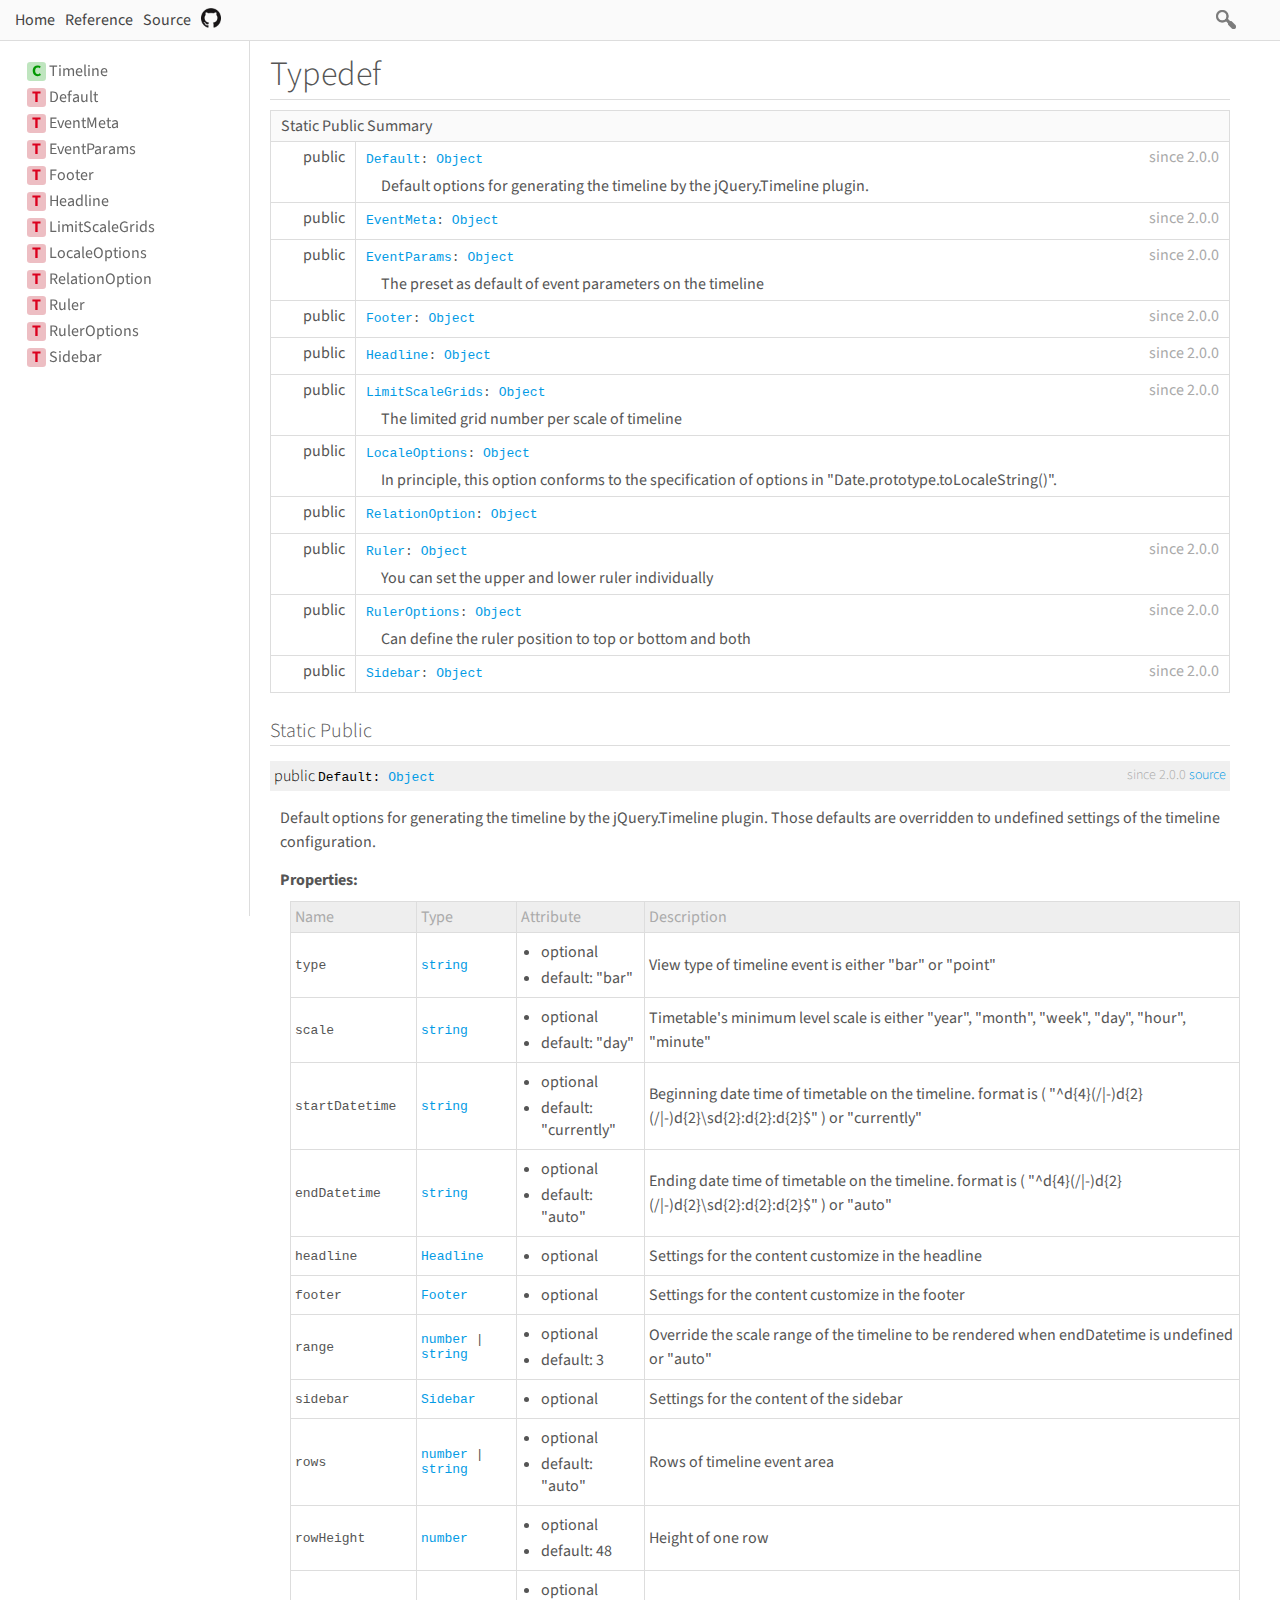
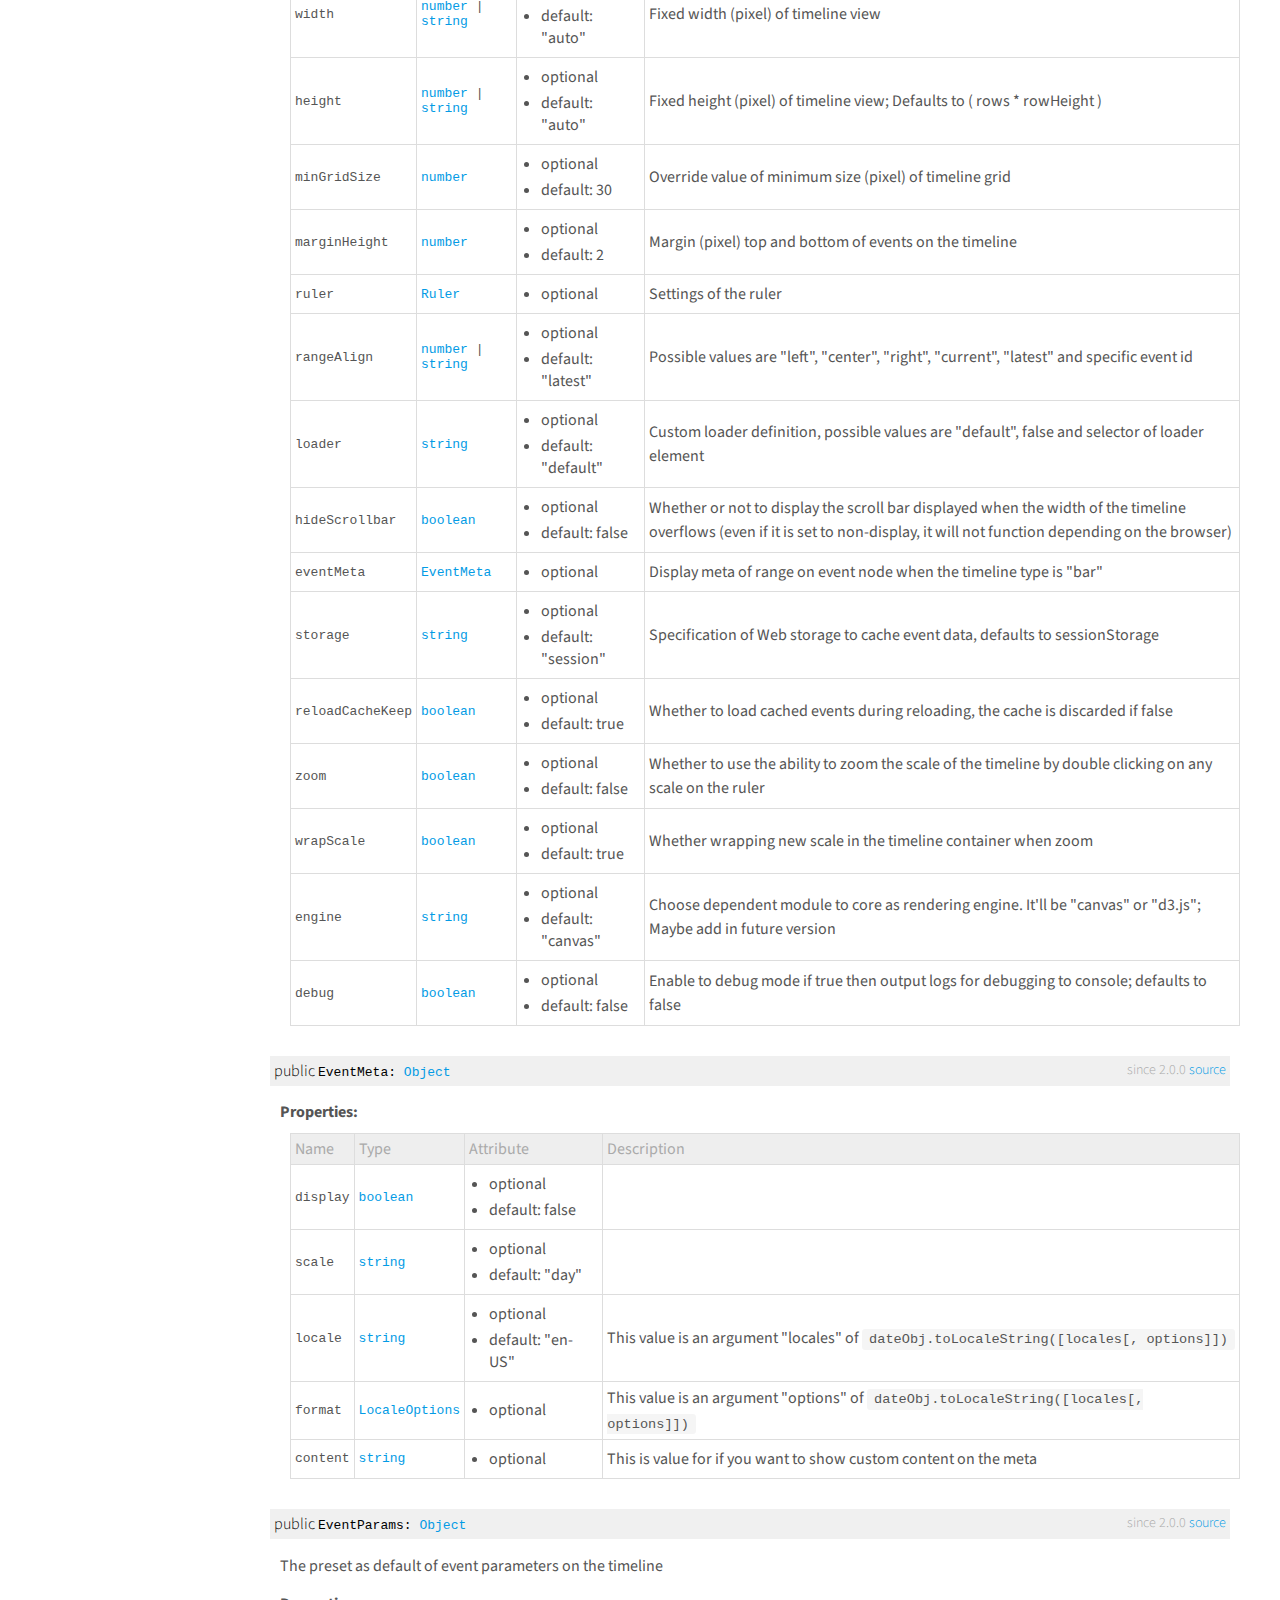
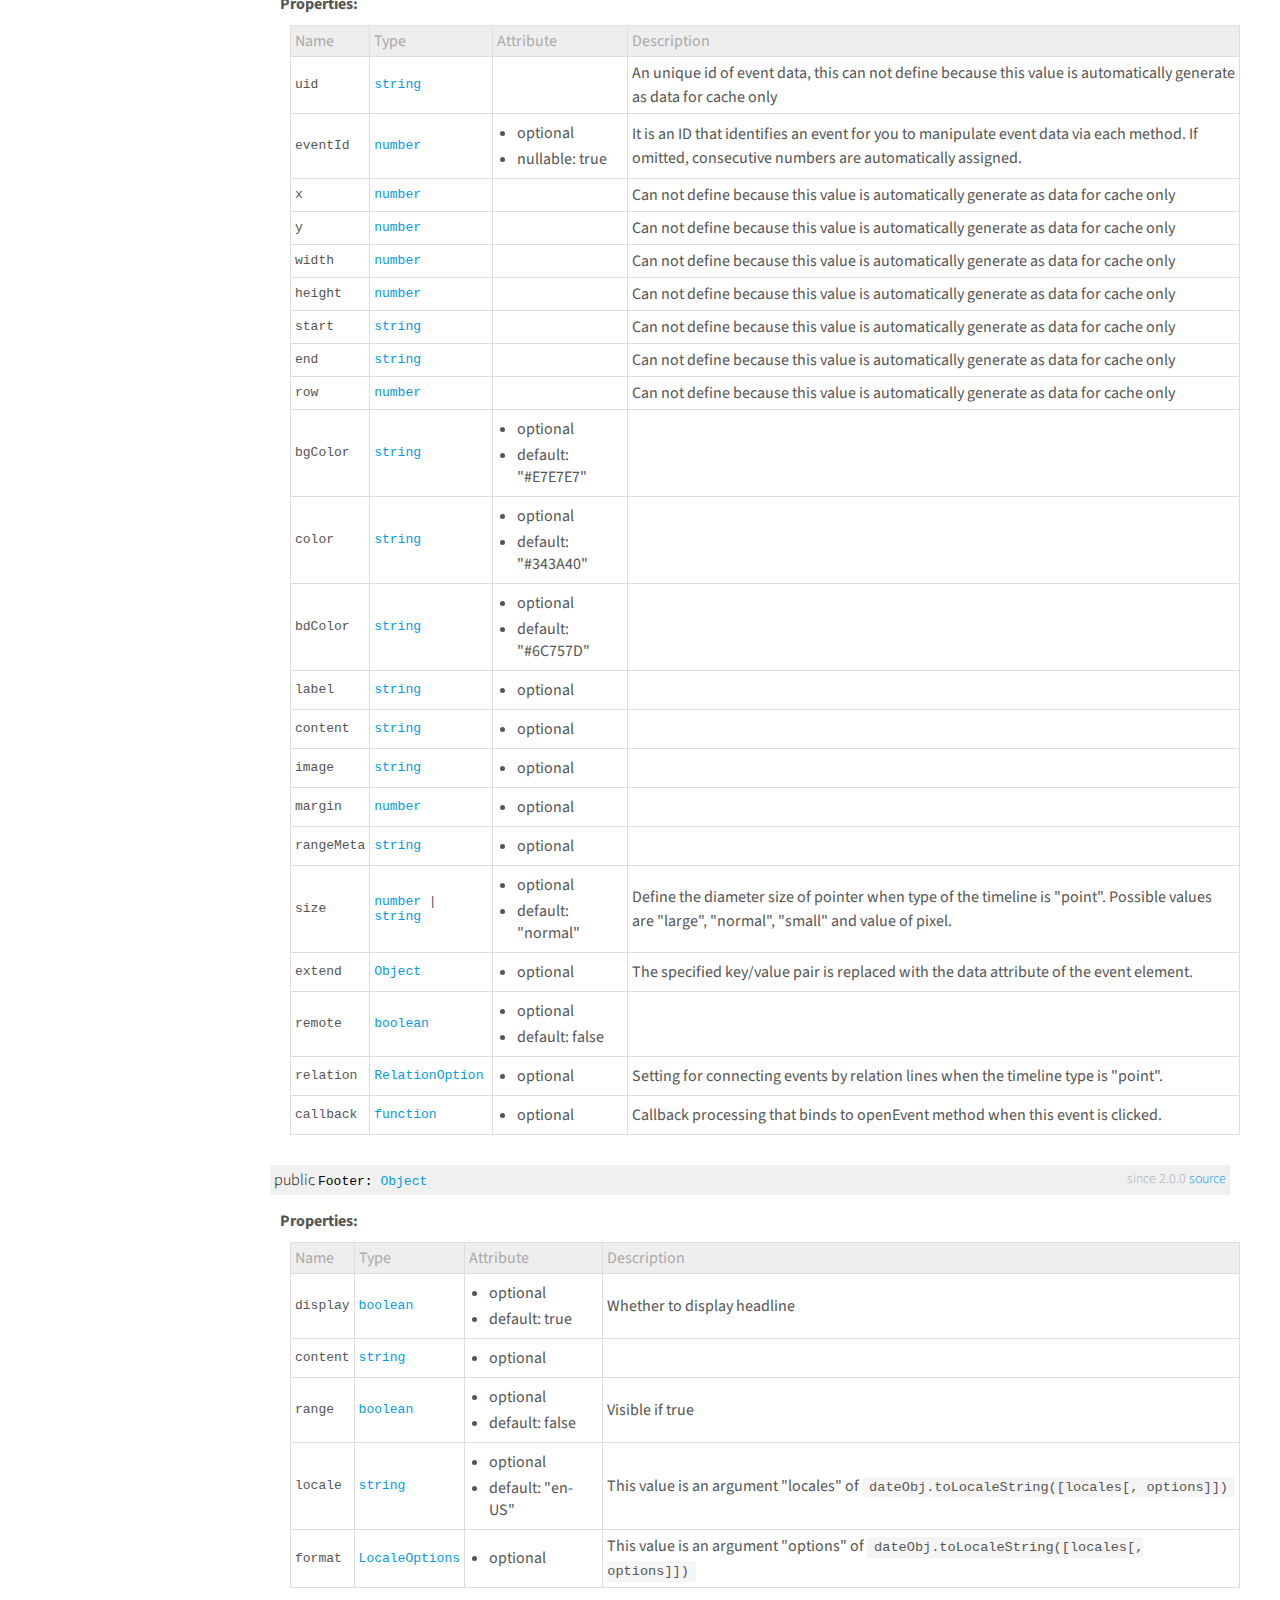
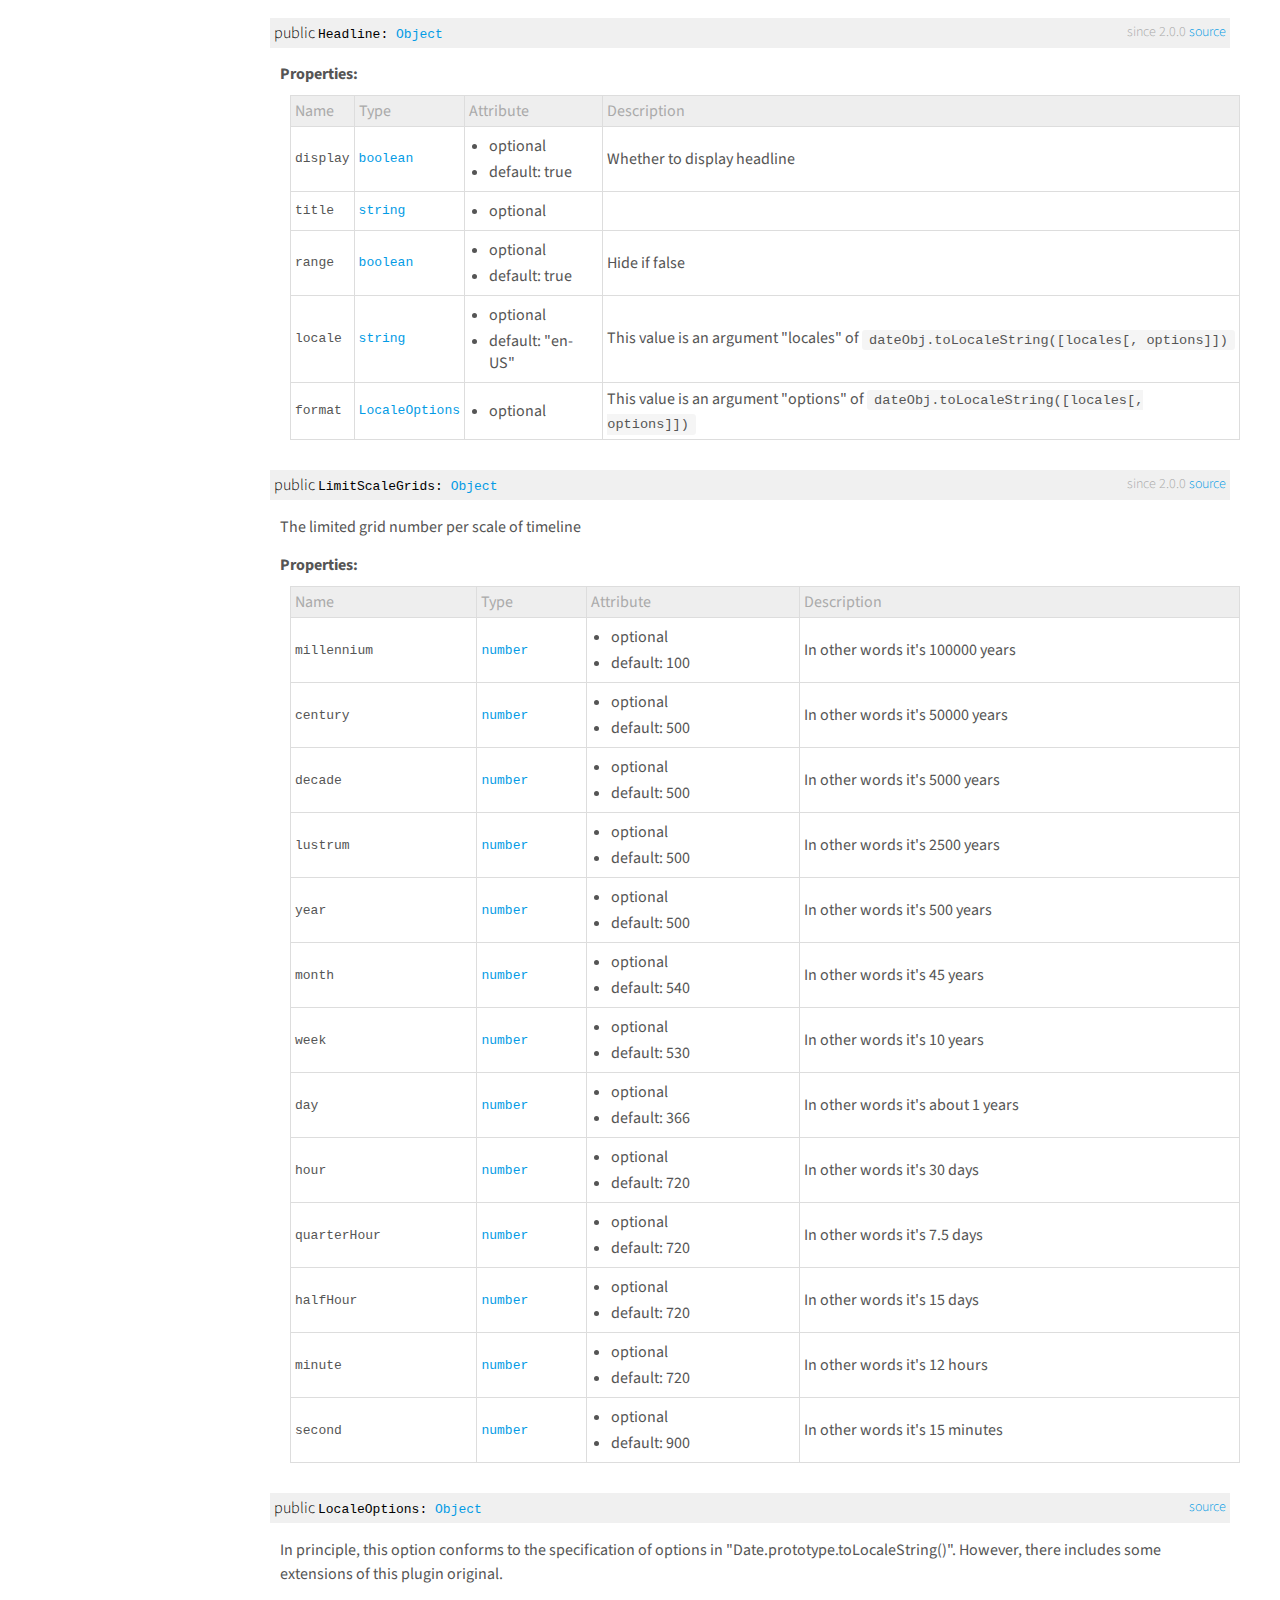
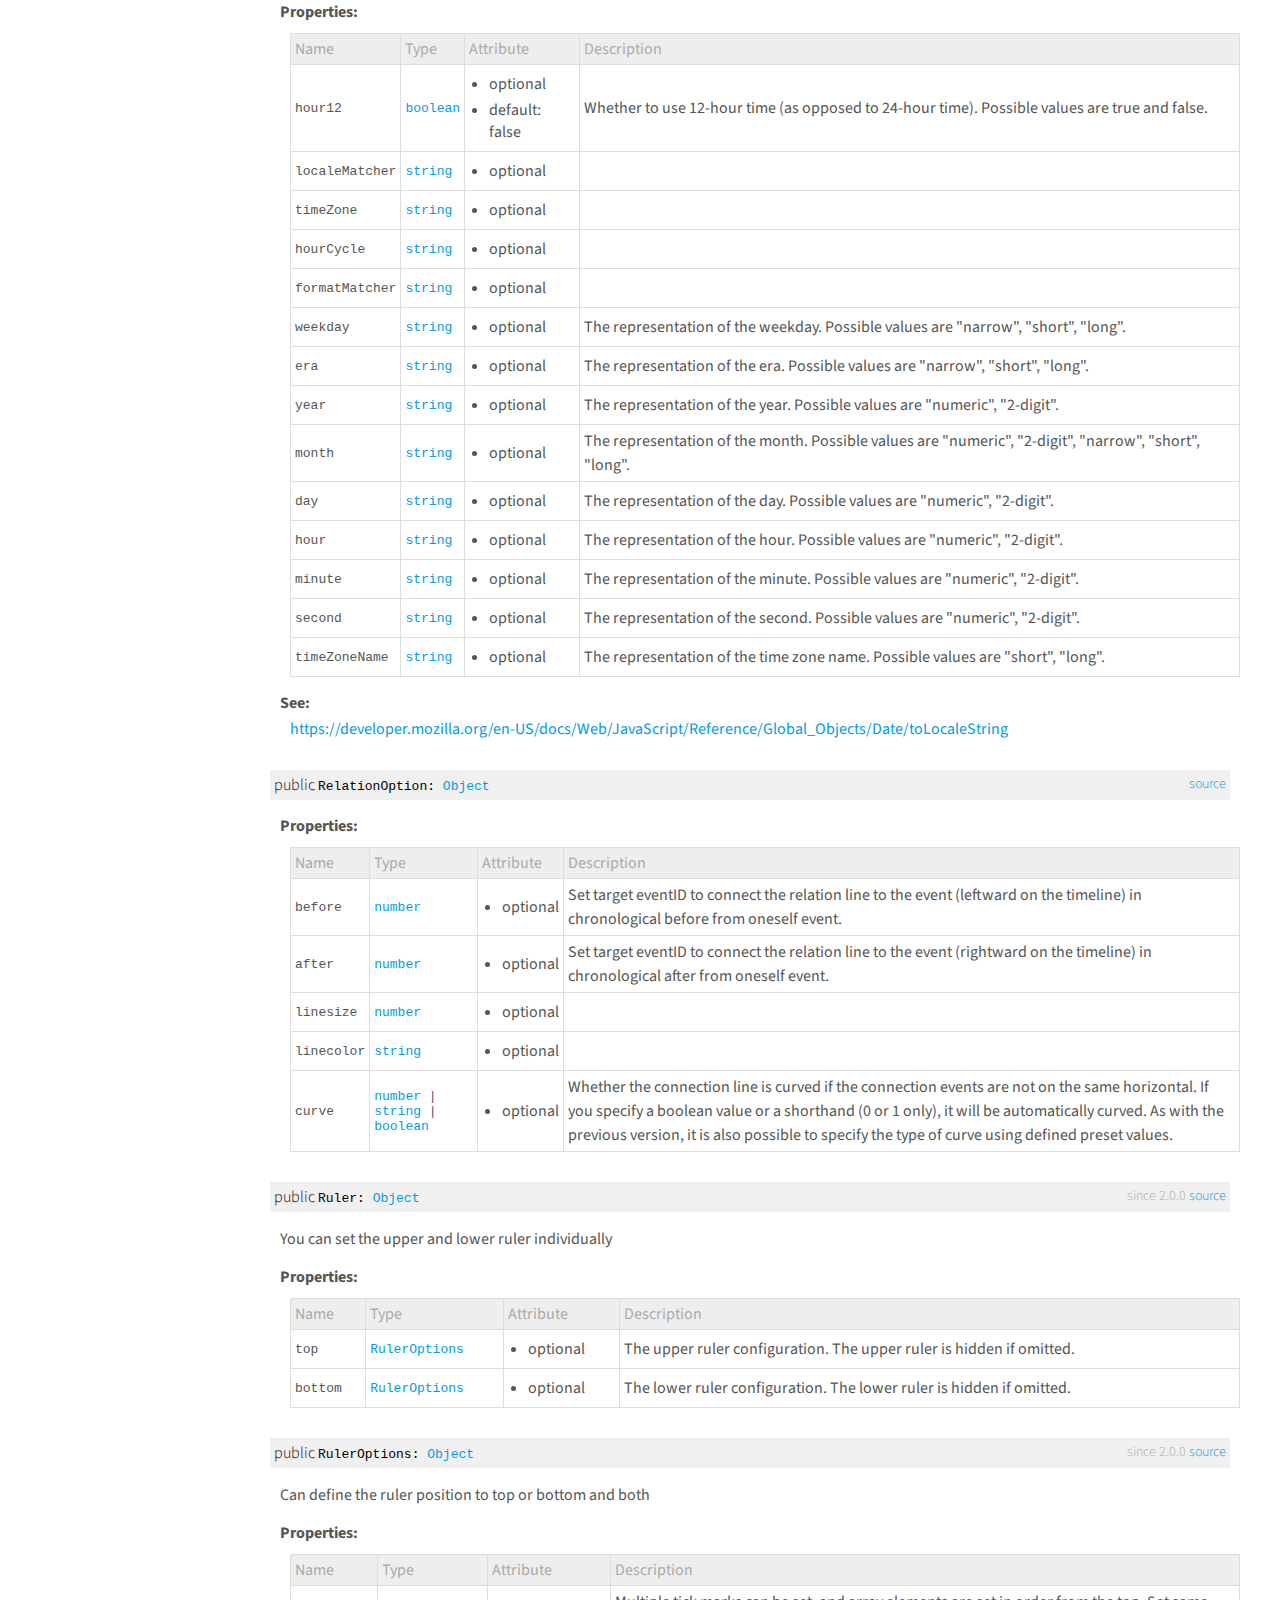
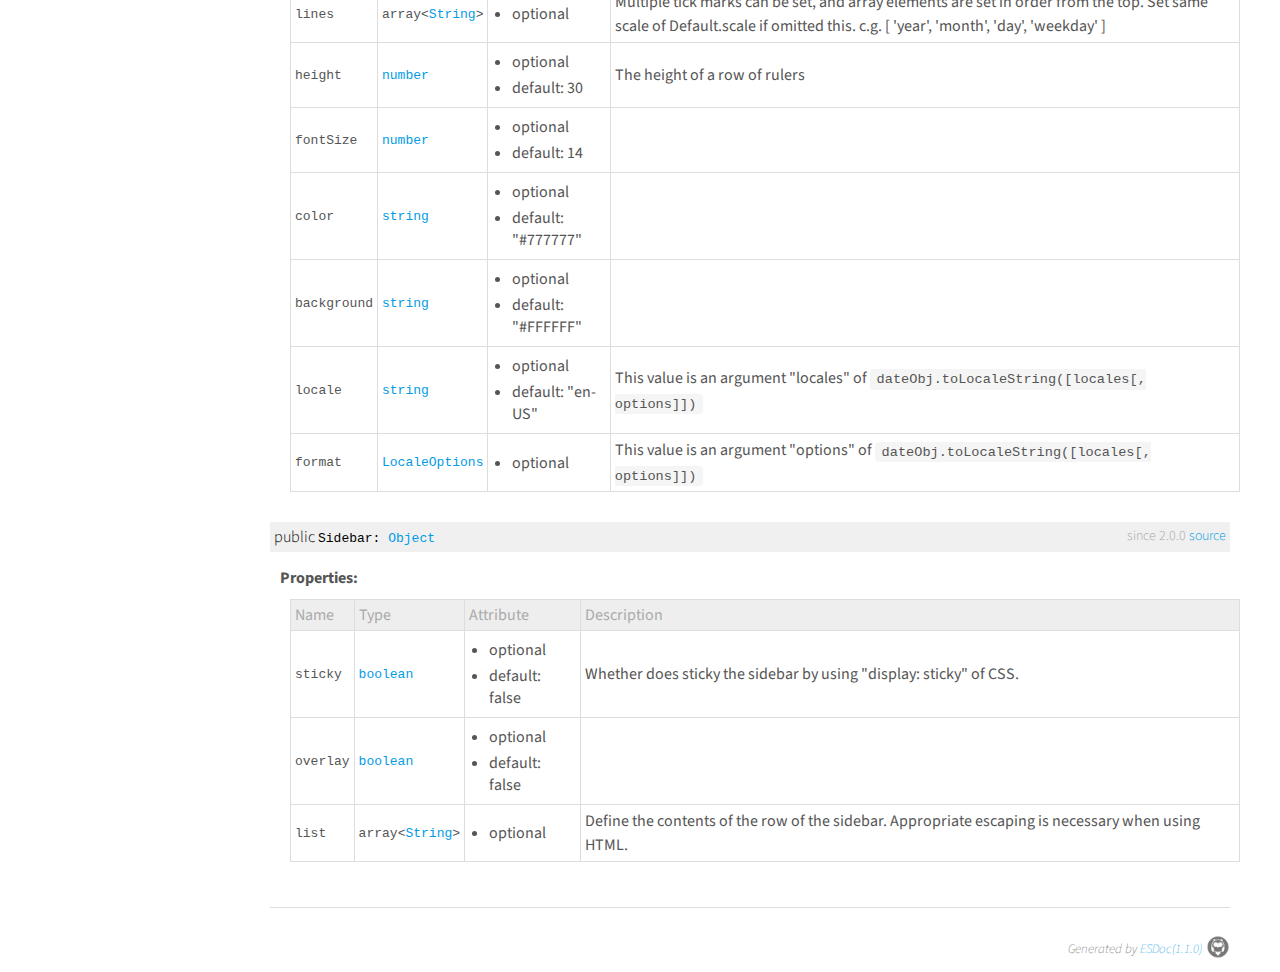
<file: static/jquery.timeline-master/docs/typedef/index.html>
<!DOCTYPE html>
<html>
<head>
  <meta charset="utf-8">
  <base data-ice="baseUrl" href="../">
  <title data-ice="title">Typedef | jQuery.Timeline</title>
  <link type="text/css" rel="stylesheet" href="css/style.css">
  <link type="text/css" rel="stylesheet" href="css/prettify-tomorrow.css">
  <script src="script/prettify/prettify.js"></script>
  <script src="script/manual.js"></script>
<meta name="description" content="You can easily create the horizontal timeline with two types by using this jQuery plugin."><meta property="twitter:card" content="summary"><meta property="twitter:title" content="jQuery.Timeline"><meta property="twitter:description" content="You can easily create the horizontal timeline with two types by using this jQuery plugin."></head>
<body class="layout-container" data-ice="rootContainer">

<header>
  <a href="./">Home</a>
  
  <a href="identifiers.html">Reference</a>
  <a href="source.html">Source</a>
  
  <div class="search-box">
  <span>
    <img src="./image/search.png">
    <span class="search-input-edge"></span><input class="search-input"><span class="search-input-edge"></span>
  </span>
    <ul class="search-result"></ul>
  </div>
<a style="position:relative; top:3px;" href="https://github.com/ka215/jquery.timeline"><img width="20px" src="./image/github.png"></a></header>

<nav class="navigation" data-ice="nav"><div>
  <ul>
    
  <li data-ice="doc"><span data-ice="kind" class="kind-class">C</span><span data-ice="name"><span><a href="class/src/timeline.esdoc.js~Timeline.html">Timeline</a></span></span></li>
<li data-ice="doc"><span data-ice="kind" class="kind-typedef">T</span><span data-ice="name"><span><a href="typedef/index.html#static-typedef-Default">Default</a></span></span></li>
<li data-ice="doc"><span data-ice="kind" class="kind-typedef">T</span><span data-ice="name"><span><a href="typedef/index.html#static-typedef-EventMeta">EventMeta</a></span></span></li>
<li data-ice="doc"><span data-ice="kind" class="kind-typedef">T</span><span data-ice="name"><span><a href="typedef/index.html#static-typedef-EventParams">EventParams</a></span></span></li>
<li data-ice="doc"><span data-ice="kind" class="kind-typedef">T</span><span data-ice="name"><span><a href="typedef/index.html#static-typedef-Footer">Footer</a></span></span></li>
<li data-ice="doc"><span data-ice="kind" class="kind-typedef">T</span><span data-ice="name"><span><a href="typedef/index.html#static-typedef-Headline">Headline</a></span></span></li>
<li data-ice="doc"><span data-ice="kind" class="kind-typedef">T</span><span data-ice="name"><span><a href="typedef/index.html#static-typedef-LimitScaleGrids">LimitScaleGrids</a></span></span></li>
<li data-ice="doc"><span data-ice="kind" class="kind-typedef">T</span><span data-ice="name"><span><a href="typedef/index.html#static-typedef-LocaleOptions">LocaleOptions</a></span></span></li>
<li data-ice="doc"><span data-ice="kind" class="kind-typedef">T</span><span data-ice="name"><span><a href="typedef/index.html#static-typedef-RelationOption">RelationOption</a></span></span></li>
<li data-ice="doc"><span data-ice="kind" class="kind-typedef">T</span><span data-ice="name"><span><a href="typedef/index.html#static-typedef-Ruler">Ruler</a></span></span></li>
<li data-ice="doc"><span data-ice="kind" class="kind-typedef">T</span><span data-ice="name"><span><a href="typedef/index.html#static-typedef-RulerOptions">RulerOptions</a></span></span></li>
<li data-ice="doc"><span data-ice="kind" class="kind-typedef">T</span><span data-ice="name"><span><a href="typedef/index.html#static-typedef-Sidebar">Sidebar</a></span></span></li>
</ul>
</div>
</nav>

<div class="content" data-ice="content"><h1 data-ice="title">Typedef</h1>
<div data-ice="summaries"><table class="summary" data-ice="summary">
  <thead><tr><td data-ice="title" colspan="3">Static Public Summary</td></tr></thead>
  <tbody>
  
  <tr data-ice="target">
    <td>
      <span class="access" data-ice="access">public</span>
      
      
      
      <span class="override" data-ice="override"></span>
    </td>
    <td>
      <div>
        <p>
          
          
          
          <span class="code" data-ice="name"><span><a href="typedef/index.html#static-typedef-Default">Default</a></span></span><span class="code" data-ice="signature">: <span><a href="https://developer.mozilla.org/en-US/docs/Web/JavaScript/Reference/Global_Objects/Object">Object</a></span></span>
        </p>
      </div>
      <div>
        
        
        <div data-ice="description"><p>Default options for generating the timeline by the jQuery.Timeline plugin.</p>
</div>
      </div>
    </td>
    <td>
      
      <span class="since" data-ice="since">since 2.0.0</span>
    </td>
  </tr>
<tr data-ice="target">
    <td>
      <span class="access" data-ice="access">public</span>
      
      
      
      <span class="override" data-ice="override"></span>
    </td>
    <td>
      <div>
        <p>
          
          
          
          <span class="code" data-ice="name"><span><a href="typedef/index.html#static-typedef-EventMeta">EventMeta</a></span></span><span class="code" data-ice="signature">: <span><a href="https://developer.mozilla.org/en-US/docs/Web/JavaScript/Reference/Global_Objects/Object">Object</a></span></span>
        </p>
      </div>
      <div>
        
        
        
      </div>
    </td>
    <td>
      
      <span class="since" data-ice="since">since 2.0.0</span>
    </td>
  </tr>
<tr data-ice="target">
    <td>
      <span class="access" data-ice="access">public</span>
      
      
      
      <span class="override" data-ice="override"></span>
    </td>
    <td>
      <div>
        <p>
          
          
          
          <span class="code" data-ice="name"><span><a href="typedef/index.html#static-typedef-EventParams">EventParams</a></span></span><span class="code" data-ice="signature">: <span><a href="https://developer.mozilla.org/en-US/docs/Web/JavaScript/Reference/Global_Objects/Object">Object</a></span></span>
        </p>
      </div>
      <div>
        
        
        <div data-ice="description"><p>The preset as default of event parameters on the timeline</p>
</div>
      </div>
    </td>
    <td>
      
      <span class="since" data-ice="since">since 2.0.0</span>
    </td>
  </tr>
<tr data-ice="target">
    <td>
      <span class="access" data-ice="access">public</span>
      
      
      
      <span class="override" data-ice="override"></span>
    </td>
    <td>
      <div>
        <p>
          
          
          
          <span class="code" data-ice="name"><span><a href="typedef/index.html#static-typedef-Footer">Footer</a></span></span><span class="code" data-ice="signature">: <span><a href="https://developer.mozilla.org/en-US/docs/Web/JavaScript/Reference/Global_Objects/Object">Object</a></span></span>
        </p>
      </div>
      <div>
        
        
        
      </div>
    </td>
    <td>
      
      <span class="since" data-ice="since">since 2.0.0</span>
    </td>
  </tr>
<tr data-ice="target">
    <td>
      <span class="access" data-ice="access">public</span>
      
      
      
      <span class="override" data-ice="override"></span>
    </td>
    <td>
      <div>
        <p>
          
          
          
          <span class="code" data-ice="name"><span><a href="typedef/index.html#static-typedef-Headline">Headline</a></span></span><span class="code" data-ice="signature">: <span><a href="https://developer.mozilla.org/en-US/docs/Web/JavaScript/Reference/Global_Objects/Object">Object</a></span></span>
        </p>
      </div>
      <div>
        
        
        
      </div>
    </td>
    <td>
      
      <span class="since" data-ice="since">since 2.0.0</span>
    </td>
  </tr>
<tr data-ice="target">
    <td>
      <span class="access" data-ice="access">public</span>
      
      
      
      <span class="override" data-ice="override"></span>
    </td>
    <td>
      <div>
        <p>
          
          
          
          <span class="code" data-ice="name"><span><a href="typedef/index.html#static-typedef-LimitScaleGrids">LimitScaleGrids</a></span></span><span class="code" data-ice="signature">: <span><a href="https://developer.mozilla.org/en-US/docs/Web/JavaScript/Reference/Global_Objects/Object">Object</a></span></span>
        </p>
      </div>
      <div>
        
        
        <div data-ice="description"><p>The limited grid number per scale of timeline</p>
</div>
      </div>
    </td>
    <td>
      
      <span class="since" data-ice="since">since 2.0.0</span>
    </td>
  </tr>
<tr data-ice="target">
    <td>
      <span class="access" data-ice="access">public</span>
      
      
      
      <span class="override" data-ice="override"></span>
    </td>
    <td>
      <div>
        <p>
          
          
          
          <span class="code" data-ice="name"><span><a href="typedef/index.html#static-typedef-LocaleOptions">LocaleOptions</a></span></span><span class="code" data-ice="signature">: <span><a href="https://developer.mozilla.org/en-US/docs/Web/JavaScript/Reference/Global_Objects/Object">Object</a></span></span>
        </p>
      </div>
      <div>
        
        
        <div data-ice="description"><p>In principle, this option conforms to the specification of options in &quot;Date.prototype.toLocaleString()&quot;.</p>
</div>
      </div>
    </td>
    <td>
      
      
    </td>
  </tr>
<tr data-ice="target">
    <td>
      <span class="access" data-ice="access">public</span>
      
      
      
      <span class="override" data-ice="override"></span>
    </td>
    <td>
      <div>
        <p>
          
          
          
          <span class="code" data-ice="name"><span><a href="typedef/index.html#static-typedef-RelationOption">RelationOption</a></span></span><span class="code" data-ice="signature">: <span><a href="https://developer.mozilla.org/en-US/docs/Web/JavaScript/Reference/Global_Objects/Object">Object</a></span></span>
        </p>
      </div>
      <div>
        
        
        
      </div>
    </td>
    <td>
      
      
    </td>
  </tr>
<tr data-ice="target">
    <td>
      <span class="access" data-ice="access">public</span>
      
      
      
      <span class="override" data-ice="override"></span>
    </td>
    <td>
      <div>
        <p>
          
          
          
          <span class="code" data-ice="name"><span><a href="typedef/index.html#static-typedef-Ruler">Ruler</a></span></span><span class="code" data-ice="signature">: <span><a href="https://developer.mozilla.org/en-US/docs/Web/JavaScript/Reference/Global_Objects/Object">Object</a></span></span>
        </p>
      </div>
      <div>
        
        
        <div data-ice="description"><p>You can set the upper and lower ruler individually</p>
</div>
      </div>
    </td>
    <td>
      
      <span class="since" data-ice="since">since 2.0.0</span>
    </td>
  </tr>
<tr data-ice="target">
    <td>
      <span class="access" data-ice="access">public</span>
      
      
      
      <span class="override" data-ice="override"></span>
    </td>
    <td>
      <div>
        <p>
          
          
          
          <span class="code" data-ice="name"><span><a href="typedef/index.html#static-typedef-RulerOptions">RulerOptions</a></span></span><span class="code" data-ice="signature">: <span><a href="https://developer.mozilla.org/en-US/docs/Web/JavaScript/Reference/Global_Objects/Object">Object</a></span></span>
        </p>
      </div>
      <div>
        
        
        <div data-ice="description"><p>Can define the ruler position to top or bottom and both</p>
</div>
      </div>
    </td>
    <td>
      
      <span class="since" data-ice="since">since 2.0.0</span>
    </td>
  </tr>
<tr data-ice="target">
    <td>
      <span class="access" data-ice="access">public</span>
      
      
      
      <span class="override" data-ice="override"></span>
    </td>
    <td>
      <div>
        <p>
          
          
          
          <span class="code" data-ice="name"><span><a href="typedef/index.html#static-typedef-Sidebar">Sidebar</a></span></span><span class="code" data-ice="signature">: <span><a href="https://developer.mozilla.org/en-US/docs/Web/JavaScript/Reference/Global_Objects/Object">Object</a></span></span>
        </p>
      </div>
      <div>
        
        
        
      </div>
    </td>
    <td>
      
      <span class="since" data-ice="since">since 2.0.0</span>
    </td>
  </tr>
</tbody>
</table>
</div>
<div data-ice="details"><h2 data-ice="title">Static Public </h2>

<div class="detail" data-ice="detail">
  <h3 data-ice="anchor" id="static-typedef-Default">
    <span class="access" data-ice="access">public</span>
    
    
    
    
    
    <span class="code" data-ice="name">Default</span><span class="code" data-ice="signature">: <span><a href="https://developer.mozilla.org/en-US/docs/Web/JavaScript/Reference/Global_Objects/Object">Object</a></span></span>
    <span class="right-info">
      
      <span class="since" data-ice="since">since 2.0.0</span>
      <span data-ice="source"><span><a href="file/src/timeline.esdoc.js.html#lineNumberundefined">source</a></span></span>
    </span>
  </h3>

  
  
  
  <div data-ice="description"><p>Default options for generating the timeline by the jQuery.Timeline plugin.
Those defaults are overridden to undefined settings of the timeline configuration.</p>
</div>

  

  <div data-ice="properties"><div data-ice="properties">
  <h4 data-ice="title">Properties:</h4>
  <table class="params">
    <thead>
    <tr><td>Name</td><td>Type</td><td>Attribute</td><td>Description</td></tr>
    </thead>
    <tbody>
    
    <tr data-ice="property" data-depth="0">
      <td data-ice="name" class="code" data-depth="0">type</td>
      <td data-ice="type" class="code"><span><a href="https://developer.mozilla.org/en-US/docs/Web/JavaScript/Reference/Global_Objects/String">string</a></span></td>
      <td data-ice="appendix"><ul><li>optional</li>
<li>default: &quot;bar&quot;</li></ul></td>
      <td data-ice="description"><p>View type of timeline event is either &quot;bar&quot; or &quot;point&quot;</p>
</td>
    </tr>
<tr data-ice="property" data-depth="0">
      <td data-ice="name" class="code" data-depth="0">scale</td>
      <td data-ice="type" class="code"><span><a href="https://developer.mozilla.org/en-US/docs/Web/JavaScript/Reference/Global_Objects/String">string</a></span></td>
      <td data-ice="appendix"><ul><li>optional</li>
<li>default: &quot;day&quot;</li></ul></td>
      <td data-ice="description"><p>Timetable&apos;s minimum level scale is either &quot;year&quot;, &quot;month&quot;, &quot;week&quot;, &quot;day&quot;, &quot;hour&quot;, &quot;minute&quot;</p>
</td>
    </tr>
<tr data-ice="property" data-depth="0">
      <td data-ice="name" class="code" data-depth="0">startDatetime</td>
      <td data-ice="type" class="code"><span><a href="https://developer.mozilla.org/en-US/docs/Web/JavaScript/Reference/Global_Objects/String">string</a></span></td>
      <td data-ice="appendix"><ul><li>optional</li>
<li>default: &quot;currently&quot;</li></ul></td>
      <td data-ice="description"><p>Beginning date time of timetable on the timeline. format is ( &quot;^d{4}(/|-)d{2}(/|-)d{2}\sd{2}:d{2}:d{2}$&quot; ) or &quot;currently&quot;</p>
</td>
    </tr>
<tr data-ice="property" data-depth="0">
      <td data-ice="name" class="code" data-depth="0">endDatetime</td>
      <td data-ice="type" class="code"><span><a href="https://developer.mozilla.org/en-US/docs/Web/JavaScript/Reference/Global_Objects/String">string</a></span></td>
      <td data-ice="appendix"><ul><li>optional</li>
<li>default: &quot;auto&quot;</li></ul></td>
      <td data-ice="description"><p>Ending date time of timetable on the timeline. format is ( &quot;^d{4}(/|-)d{2}(/|-)d{2}\sd{2}:d{2}:d{2}$&quot; ) or &quot;auto&quot;</p>
</td>
    </tr>
<tr data-ice="property" data-depth="0">
      <td data-ice="name" class="code" data-depth="0">headline</td>
      <td data-ice="type" class="code"><span><a href="typedef/index.html#static-typedef-Headline">Headline</a></span></td>
      <td data-ice="appendix"><ul><li>optional</li></ul></td>
      <td data-ice="description"><p>Settings for the content customize in the headline</p>
</td>
    </tr>
<tr data-ice="property" data-depth="0">
      <td data-ice="name" class="code" data-depth="0">footer</td>
      <td data-ice="type" class="code"><span><a href="typedef/index.html#static-typedef-Footer">Footer</a></span></td>
      <td data-ice="appendix"><ul><li>optional</li></ul></td>
      <td data-ice="description"><p>Settings for the content customize in the footer</p>
</td>
    </tr>
<tr data-ice="property" data-depth="0">
      <td data-ice="name" class="code" data-depth="0">range</td>
      <td data-ice="type" class="code"><span><a href="https://developer.mozilla.org/en-US/docs/Web/JavaScript/Reference/Global_Objects/Number">number</a></span> | <span><a href="https://developer.mozilla.org/en-US/docs/Web/JavaScript/Reference/Global_Objects/String">string</a></span></td>
      <td data-ice="appendix"><ul><li>optional</li>
<li>default: 3</li></ul></td>
      <td data-ice="description"><p>Override the scale range of the timeline to be rendered when endDatetime is undefined or &quot;auto&quot;</p>
</td>
    </tr>
<tr data-ice="property" data-depth="0">
      <td data-ice="name" class="code" data-depth="0">sidebar</td>
      <td data-ice="type" class="code"><span><a href="typedef/index.html#static-typedef-Sidebar">Sidebar</a></span></td>
      <td data-ice="appendix"><ul><li>optional</li></ul></td>
      <td data-ice="description"><p>Settings for the content of the sidebar</p>
</td>
    </tr>
<tr data-ice="property" data-depth="0">
      <td data-ice="name" class="code" data-depth="0">rows</td>
      <td data-ice="type" class="code"><span><a href="https://developer.mozilla.org/en-US/docs/Web/JavaScript/Reference/Global_Objects/Number">number</a></span> | <span><a href="https://developer.mozilla.org/en-US/docs/Web/JavaScript/Reference/Global_Objects/String">string</a></span></td>
      <td data-ice="appendix"><ul><li>optional</li>
<li>default: &quot;auto&quot;</li></ul></td>
      <td data-ice="description"><p>Rows of timeline event area</p>
</td>
    </tr>
<tr data-ice="property" data-depth="0">
      <td data-ice="name" class="code" data-depth="0">rowHeight</td>
      <td data-ice="type" class="code"><span><a href="https://developer.mozilla.org/en-US/docs/Web/JavaScript/Reference/Global_Objects/Number">number</a></span></td>
      <td data-ice="appendix"><ul><li>optional</li>
<li>default: 48</li></ul></td>
      <td data-ice="description"><p>Height of one row</p>
</td>
    </tr>
<tr data-ice="property" data-depth="0">
      <td data-ice="name" class="code" data-depth="0">width</td>
      <td data-ice="type" class="code"><span><a href="https://developer.mozilla.org/en-US/docs/Web/JavaScript/Reference/Global_Objects/Number">number</a></span> | <span><a href="https://developer.mozilla.org/en-US/docs/Web/JavaScript/Reference/Global_Objects/String">string</a></span></td>
      <td data-ice="appendix"><ul><li>optional</li>
<li>default: &quot;auto&quot;</li></ul></td>
      <td data-ice="description"><p>Fixed width (pixel) of timeline view</p>
</td>
    </tr>
<tr data-ice="property" data-depth="0">
      <td data-ice="name" class="code" data-depth="0">height</td>
      <td data-ice="type" class="code"><span><a href="https://developer.mozilla.org/en-US/docs/Web/JavaScript/Reference/Global_Objects/Number">number</a></span> | <span><a href="https://developer.mozilla.org/en-US/docs/Web/JavaScript/Reference/Global_Objects/String">string</a></span></td>
      <td data-ice="appendix"><ul><li>optional</li>
<li>default: &quot;auto&quot;</li></ul></td>
      <td data-ice="description"><p>Fixed height (pixel) of timeline view; Defaults to ( rows * rowHeight )</p>
</td>
    </tr>
<tr data-ice="property" data-depth="0">
      <td data-ice="name" class="code" data-depth="0">minGridSize</td>
      <td data-ice="type" class="code"><span><a href="https://developer.mozilla.org/en-US/docs/Web/JavaScript/Reference/Global_Objects/Number">number</a></span></td>
      <td data-ice="appendix"><ul><li>optional</li>
<li>default: 30</li></ul></td>
      <td data-ice="description"><p>Override value of minimum size (pixel) of timeline grid</p>
</td>
    </tr>
<tr data-ice="property" data-depth="0">
      <td data-ice="name" class="code" data-depth="0">marginHeight</td>
      <td data-ice="type" class="code"><span><a href="https://developer.mozilla.org/en-US/docs/Web/JavaScript/Reference/Global_Objects/Number">number</a></span></td>
      <td data-ice="appendix"><ul><li>optional</li>
<li>default: 2</li></ul></td>
      <td data-ice="description"><p>Margin (pixel) top and bottom of events on the timeline</p>
</td>
    </tr>
<tr data-ice="property" data-depth="0">
      <td data-ice="name" class="code" data-depth="0">ruler</td>
      <td data-ice="type" class="code"><span><a href="typedef/index.html#static-typedef-Ruler">Ruler</a></span></td>
      <td data-ice="appendix"><ul><li>optional</li></ul></td>
      <td data-ice="description"><p>Settings of the ruler</p>
</td>
    </tr>
<tr data-ice="property" data-depth="0">
      <td data-ice="name" class="code" data-depth="0">rangeAlign</td>
      <td data-ice="type" class="code"><span><a href="https://developer.mozilla.org/en-US/docs/Web/JavaScript/Reference/Global_Objects/Number">number</a></span> | <span><a href="https://developer.mozilla.org/en-US/docs/Web/JavaScript/Reference/Global_Objects/String">string</a></span></td>
      <td data-ice="appendix"><ul><li>optional</li>
<li>default: &quot;latest&quot;</li></ul></td>
      <td data-ice="description"><p>Possible values are &quot;left&quot;, &quot;center&quot;, &quot;right&quot;, &quot;current&quot;, &quot;latest&quot; and specific event id</p>
</td>
    </tr>
<tr data-ice="property" data-depth="0">
      <td data-ice="name" class="code" data-depth="0">loader</td>
      <td data-ice="type" class="code"><span><a href="https://developer.mozilla.org/en-US/docs/Web/JavaScript/Reference/Global_Objects/String">string</a></span></td>
      <td data-ice="appendix"><ul><li>optional</li>
<li>default: &quot;default&quot;</li></ul></td>
      <td data-ice="description"><p>Custom loader definition, possible values are &quot;default&quot;, false and selector of loader element</p>
</td>
    </tr>
<tr data-ice="property" data-depth="0">
      <td data-ice="name" class="code" data-depth="0">hideScrollbar</td>
      <td data-ice="type" class="code"><span><a href="https://developer.mozilla.org/en-US/docs/Web/JavaScript/Reference/Global_Objects/Boolean">boolean</a></span></td>
      <td data-ice="appendix"><ul><li>optional</li>
<li>default: false</li></ul></td>
      <td data-ice="description"><p>Whether or not to display the scroll bar displayed when the width of the timeline overflows (even if it is set to non-display, it will not function depending on the browser)</p>
</td>
    </tr>
<tr data-ice="property" data-depth="0">
      <td data-ice="name" class="code" data-depth="0">eventMeta</td>
      <td data-ice="type" class="code"><span><a href="typedef/index.html#static-typedef-EventMeta">EventMeta</a></span></td>
      <td data-ice="appendix"><ul><li>optional</li></ul></td>
      <td data-ice="description"><p>Display meta of range on event node when the timeline type is &quot;bar&quot;</p>
</td>
    </tr>
<tr data-ice="property" data-depth="0">
      <td data-ice="name" class="code" data-depth="0">storage</td>
      <td data-ice="type" class="code"><span><a href="https://developer.mozilla.org/en-US/docs/Web/JavaScript/Reference/Global_Objects/String">string</a></span></td>
      <td data-ice="appendix"><ul><li>optional</li>
<li>default: &quot;session&quot;</li></ul></td>
      <td data-ice="description"><p>Specification of Web storage to cache event data, defaults to sessionStorage</p>
</td>
    </tr>
<tr data-ice="property" data-depth="0">
      <td data-ice="name" class="code" data-depth="0">reloadCacheKeep</td>
      <td data-ice="type" class="code"><span><a href="https://developer.mozilla.org/en-US/docs/Web/JavaScript/Reference/Global_Objects/Boolean">boolean</a></span></td>
      <td data-ice="appendix"><ul><li>optional</li>
<li>default: true</li></ul></td>
      <td data-ice="description"><p>Whether to load cached events during reloading, the cache is discarded if false</p>
</td>
    </tr>
<tr data-ice="property" data-depth="0">
      <td data-ice="name" class="code" data-depth="0">zoom</td>
      <td data-ice="type" class="code"><span><a href="https://developer.mozilla.org/en-US/docs/Web/JavaScript/Reference/Global_Objects/Boolean">boolean</a></span></td>
      <td data-ice="appendix"><ul><li>optional</li>
<li>default: false</li></ul></td>
      <td data-ice="description"><p>Whether to use the ability to zoom the scale of the timeline by double clicking on any scale on the ruler</p>
</td>
    </tr>
<tr data-ice="property" data-depth="0">
      <td data-ice="name" class="code" data-depth="0">wrapScale</td>
      <td data-ice="type" class="code"><span><a href="https://developer.mozilla.org/en-US/docs/Web/JavaScript/Reference/Global_Objects/Boolean">boolean</a></span></td>
      <td data-ice="appendix"><ul><li>optional</li>
<li>default: true</li></ul></td>
      <td data-ice="description"><p>Whether wrapping new scale in the timeline container when zoom</p>
</td>
    </tr>
<tr data-ice="property" data-depth="0">
      <td data-ice="name" class="code" data-depth="0">engine</td>
      <td data-ice="type" class="code"><span><a href="https://developer.mozilla.org/en-US/docs/Web/JavaScript/Reference/Global_Objects/String">string</a></span></td>
      <td data-ice="appendix"><ul><li>optional</li>
<li>default: &quot;canvas&quot;</li></ul></td>
      <td data-ice="description"><p>Choose dependent module to core as rendering engine. It&apos;ll be &quot;canvas&quot; or &quot;d3.js&quot;; Maybe add in future version</p>
</td>
    </tr>
<tr data-ice="property" data-depth="0">
      <td data-ice="name" class="code" data-depth="0">debug</td>
      <td data-ice="type" class="code"><span><a href="https://developer.mozilla.org/en-US/docs/Web/JavaScript/Reference/Global_Objects/Boolean">boolean</a></span></td>
      <td data-ice="appendix"><ul><li>optional</li>
<li>default: false</li></ul></td>
      <td data-ice="description"><p>Enable to debug mode if true then output logs for debugging to console; defaults to false</p>
</td>
    </tr>
</tbody>
  </table>
</div>
</div>

  

  

  

  

  

  

  

  
  
</div>
<div class="detail" data-ice="detail">
  <h3 data-ice="anchor" id="static-typedef-EventMeta">
    <span class="access" data-ice="access">public</span>
    
    
    
    
    
    <span class="code" data-ice="name">EventMeta</span><span class="code" data-ice="signature">: <span><a href="https://developer.mozilla.org/en-US/docs/Web/JavaScript/Reference/Global_Objects/Object">Object</a></span></span>
    <span class="right-info">
      
      <span class="since" data-ice="since">since 2.0.0</span>
      <span data-ice="source"><span><a href="file/src/timeline.esdoc.js.html#lineNumberundefined">source</a></span></span>
    </span>
  </h3>

  
  
  
  

  

  <div data-ice="properties"><div data-ice="properties">
  <h4 data-ice="title">Properties:</h4>
  <table class="params">
    <thead>
    <tr><td>Name</td><td>Type</td><td>Attribute</td><td>Description</td></tr>
    </thead>
    <tbody>
    
    <tr data-ice="property" data-depth="0">
      <td data-ice="name" class="code" data-depth="0">display</td>
      <td data-ice="type" class="code"><span><a href="https://developer.mozilla.org/en-US/docs/Web/JavaScript/Reference/Global_Objects/Boolean">boolean</a></span></td>
      <td data-ice="appendix"><ul><li>optional</li>
<li>default: false</li></ul></td>
      <td data-ice="description"></td>
    </tr>
<tr data-ice="property" data-depth="0">
      <td data-ice="name" class="code" data-depth="0">scale</td>
      <td data-ice="type" class="code"><span><a href="https://developer.mozilla.org/en-US/docs/Web/JavaScript/Reference/Global_Objects/String">string</a></span></td>
      <td data-ice="appendix"><ul><li>optional</li>
<li>default: &quot;day&quot;</li></ul></td>
      <td data-ice="description"></td>
    </tr>
<tr data-ice="property" data-depth="0">
      <td data-ice="name" class="code" data-depth="0">locale</td>
      <td data-ice="type" class="code"><span><a href="https://developer.mozilla.org/en-US/docs/Web/JavaScript/Reference/Global_Objects/String">string</a></span></td>
      <td data-ice="appendix"><ul><li>optional</li>
<li>default: &quot;en-US&quot;</li></ul></td>
      <td data-ice="description"><p>This value is an argument &quot;locales&quot; of <code>dateObj.toLocaleString([locales[, options]])</code></p>
</td>
    </tr>
<tr data-ice="property" data-depth="0">
      <td data-ice="name" class="code" data-depth="0">format</td>
      <td data-ice="type" class="code"><span><a href="typedef/index.html#static-typedef-LocaleOptions">LocaleOptions</a></span></td>
      <td data-ice="appendix"><ul><li>optional</li></ul></td>
      <td data-ice="description"><p>This value is an argument &quot;options&quot; of <code>dateObj.toLocaleString([locales[, options]])</code></p>
</td>
    </tr>
<tr data-ice="property" data-depth="0">
      <td data-ice="name" class="code" data-depth="0">content</td>
      <td data-ice="type" class="code"><span><a href="https://developer.mozilla.org/en-US/docs/Web/JavaScript/Reference/Global_Objects/String">string</a></span></td>
      <td data-ice="appendix"><ul><li>optional</li></ul></td>
      <td data-ice="description"><p>This is value for if you want to show custom content on the meta</p>
</td>
    </tr>
</tbody>
  </table>
</div>
</div>

  

  

  

  

  

  

  

  
  
</div>
<div class="detail" data-ice="detail">
  <h3 data-ice="anchor" id="static-typedef-EventParams">
    <span class="access" data-ice="access">public</span>
    
    
    
    
    
    <span class="code" data-ice="name">EventParams</span><span class="code" data-ice="signature">: <span><a href="https://developer.mozilla.org/en-US/docs/Web/JavaScript/Reference/Global_Objects/Object">Object</a></span></span>
    <span class="right-info">
      
      <span class="since" data-ice="since">since 2.0.0</span>
      <span data-ice="source"><span><a href="file/src/timeline.esdoc.js.html#lineNumberundefined">source</a></span></span>
    </span>
  </h3>

  
  
  
  <div data-ice="description"><p>The preset as default of event parameters on the timeline</p>
</div>

  

  <div data-ice="properties"><div data-ice="properties">
  <h4 data-ice="title">Properties:</h4>
  <table class="params">
    <thead>
    <tr><td>Name</td><td>Type</td><td>Attribute</td><td>Description</td></tr>
    </thead>
    <tbody>
    
    <tr data-ice="property" data-depth="0">
      <td data-ice="name" class="code" data-depth="0">uid</td>
      <td data-ice="type" class="code"><span><a href="https://developer.mozilla.org/en-US/docs/Web/JavaScript/Reference/Global_Objects/String">string</a></span></td>
      <td data-ice="appendix"></td>
      <td data-ice="description"><p>An unique id of event data, this can not define because this value is automatically generate as data for cache only</p>
</td>
    </tr>
<tr data-ice="property" data-depth="0">
      <td data-ice="name" class="code" data-depth="0">eventId</td>
      <td data-ice="type" class="code"><span><a href="https://developer.mozilla.org/en-US/docs/Web/JavaScript/Reference/Global_Objects/Number">number</a></span></td>
      <td data-ice="appendix"><ul><li>optional</li>
<li>nullable: true</li></ul></td>
      <td data-ice="description"><p>It is an ID that identifies an event for you to manipulate event data via each method. If omitted, consecutive numbers are automatically assigned.</p>
</td>
    </tr>
<tr data-ice="property" data-depth="0">
      <td data-ice="name" class="code" data-depth="0">x</td>
      <td data-ice="type" class="code"><span><a href="https://developer.mozilla.org/en-US/docs/Web/JavaScript/Reference/Global_Objects/Number">number</a></span></td>
      <td data-ice="appendix"></td>
      <td data-ice="description"><p>Can not define because this value is automatically generate as data for cache only</p>
</td>
    </tr>
<tr data-ice="property" data-depth="0">
      <td data-ice="name" class="code" data-depth="0">y</td>
      <td data-ice="type" class="code"><span><a href="https://developer.mozilla.org/en-US/docs/Web/JavaScript/Reference/Global_Objects/Number">number</a></span></td>
      <td data-ice="appendix"></td>
      <td data-ice="description"><p>Can not define because this value is automatically generate as data for cache only</p>
</td>
    </tr>
<tr data-ice="property" data-depth="0">
      <td data-ice="name" class="code" data-depth="0">width</td>
      <td data-ice="type" class="code"><span><a href="https://developer.mozilla.org/en-US/docs/Web/JavaScript/Reference/Global_Objects/Number">number</a></span></td>
      <td data-ice="appendix"></td>
      <td data-ice="description"><p>Can not define because this value is automatically generate as data for cache only</p>
</td>
    </tr>
<tr data-ice="property" data-depth="0">
      <td data-ice="name" class="code" data-depth="0">height</td>
      <td data-ice="type" class="code"><span><a href="https://developer.mozilla.org/en-US/docs/Web/JavaScript/Reference/Global_Objects/Number">number</a></span></td>
      <td data-ice="appendix"></td>
      <td data-ice="description"><p>Can not define because this value is automatically generate as data for cache only</p>
</td>
    </tr>
<tr data-ice="property" data-depth="0">
      <td data-ice="name" class="code" data-depth="0">start</td>
      <td data-ice="type" class="code"><span><a href="https://developer.mozilla.org/en-US/docs/Web/JavaScript/Reference/Global_Objects/String">string</a></span></td>
      <td data-ice="appendix"></td>
      <td data-ice="description"><p>Can not define because this value is automatically generate as data for cache only</p>
</td>
    </tr>
<tr data-ice="property" data-depth="0">
      <td data-ice="name" class="code" data-depth="0">end</td>
      <td data-ice="type" class="code"><span><a href="https://developer.mozilla.org/en-US/docs/Web/JavaScript/Reference/Global_Objects/String">string</a></span></td>
      <td data-ice="appendix"></td>
      <td data-ice="description"><p>Can not define because this value is automatically generate as data for cache only</p>
</td>
    </tr>
<tr data-ice="property" data-depth="0">
      <td data-ice="name" class="code" data-depth="0">row</td>
      <td data-ice="type" class="code"><span><a href="https://developer.mozilla.org/en-US/docs/Web/JavaScript/Reference/Global_Objects/Number">number</a></span></td>
      <td data-ice="appendix"></td>
      <td data-ice="description"><p>Can not define because this value is automatically generate as data for cache only</p>
</td>
    </tr>
<tr data-ice="property" data-depth="0">
      <td data-ice="name" class="code" data-depth="0">bgColor</td>
      <td data-ice="type" class="code"><span><a href="https://developer.mozilla.org/en-US/docs/Web/JavaScript/Reference/Global_Objects/String">string</a></span></td>
      <td data-ice="appendix"><ul><li>optional</li>
<li>default: &quot;#E7E7E7&quot;</li></ul></td>
      <td data-ice="description"></td>
    </tr>
<tr data-ice="property" data-depth="0">
      <td data-ice="name" class="code" data-depth="0">color</td>
      <td data-ice="type" class="code"><span><a href="https://developer.mozilla.org/en-US/docs/Web/JavaScript/Reference/Global_Objects/String">string</a></span></td>
      <td data-ice="appendix"><ul><li>optional</li>
<li>default: &quot;#343A40&quot;</li></ul></td>
      <td data-ice="description"></td>
    </tr>
<tr data-ice="property" data-depth="0">
      <td data-ice="name" class="code" data-depth="0">bdColor</td>
      <td data-ice="type" class="code"><span><a href="https://developer.mozilla.org/en-US/docs/Web/JavaScript/Reference/Global_Objects/String">string</a></span></td>
      <td data-ice="appendix"><ul><li>optional</li>
<li>default: &quot;#6C757D&quot;</li></ul></td>
      <td data-ice="description"></td>
    </tr>
<tr data-ice="property" data-depth="0">
      <td data-ice="name" class="code" data-depth="0">label</td>
      <td data-ice="type" class="code"><span><a href="https://developer.mozilla.org/en-US/docs/Web/JavaScript/Reference/Global_Objects/String">string</a></span></td>
      <td data-ice="appendix"><ul><li>optional</li></ul></td>
      <td data-ice="description"></td>
    </tr>
<tr data-ice="property" data-depth="0">
      <td data-ice="name" class="code" data-depth="0">content</td>
      <td data-ice="type" class="code"><span><a href="https://developer.mozilla.org/en-US/docs/Web/JavaScript/Reference/Global_Objects/String">string</a></span></td>
      <td data-ice="appendix"><ul><li>optional</li></ul></td>
      <td data-ice="description"></td>
    </tr>
<tr data-ice="property" data-depth="0">
      <td data-ice="name" class="code" data-depth="0">image</td>
      <td data-ice="type" class="code"><span><a href="https://developer.mozilla.org/en-US/docs/Web/JavaScript/Reference/Global_Objects/String">string</a></span></td>
      <td data-ice="appendix"><ul><li>optional</li></ul></td>
      <td data-ice="description"></td>
    </tr>
<tr data-ice="property" data-depth="0">
      <td data-ice="name" class="code" data-depth="0">margin</td>
      <td data-ice="type" class="code"><span><a href="https://developer.mozilla.org/en-US/docs/Web/JavaScript/Reference/Global_Objects/Number">number</a></span></td>
      <td data-ice="appendix"><ul><li>optional</li></ul></td>
      <td data-ice="description"></td>
    </tr>
<tr data-ice="property" data-depth="0">
      <td data-ice="name" class="code" data-depth="0">rangeMeta</td>
      <td data-ice="type" class="code"><span><a href="https://developer.mozilla.org/en-US/docs/Web/JavaScript/Reference/Global_Objects/String">string</a></span></td>
      <td data-ice="appendix"><ul><li>optional</li></ul></td>
      <td data-ice="description"></td>
    </tr>
<tr data-ice="property" data-depth="0">
      <td data-ice="name" class="code" data-depth="0">size</td>
      <td data-ice="type" class="code"><span><a href="https://developer.mozilla.org/en-US/docs/Web/JavaScript/Reference/Global_Objects/Number">number</a></span> | <span><a href="https://developer.mozilla.org/en-US/docs/Web/JavaScript/Reference/Global_Objects/String">string</a></span></td>
      <td data-ice="appendix"><ul><li>optional</li>
<li>default: &quot;normal&quot;</li></ul></td>
      <td data-ice="description"><p>Define the diameter size of pointer when type of the timeline is &quot;point&quot;. Possible values are &quot;large&quot;, &quot;normal&quot;, &quot;small&quot; and value of pixel.</p>
</td>
    </tr>
<tr data-ice="property" data-depth="0">
      <td data-ice="name" class="code" data-depth="0">extend</td>
      <td data-ice="type" class="code"><span><a href="https://developer.mozilla.org/en-US/docs/Web/JavaScript/Reference/Global_Objects/Object">Object</a></span></td>
      <td data-ice="appendix"><ul><li>optional</li></ul></td>
      <td data-ice="description"><p>The specified key/value pair is replaced with the data attribute of the event element.</p>
</td>
    </tr>
<tr data-ice="property" data-depth="0">
      <td data-ice="name" class="code" data-depth="0">remote</td>
      <td data-ice="type" class="code"><span><a href="https://developer.mozilla.org/en-US/docs/Web/JavaScript/Reference/Global_Objects/Boolean">boolean</a></span></td>
      <td data-ice="appendix"><ul><li>optional</li>
<li>default: false</li></ul></td>
      <td data-ice="description"></td>
    </tr>
<tr data-ice="property" data-depth="0">
      <td data-ice="name" class="code" data-depth="0">relation</td>
      <td data-ice="type" class="code"><span><a href="typedef/index.html#static-typedef-RelationOption">RelationOption</a></span></td>
      <td data-ice="appendix"><ul><li>optional</li></ul></td>
      <td data-ice="description"><p>Setting for connecting events by relation lines when the timeline type is &quot;point&quot;.</p>
</td>
    </tr>
<tr data-ice="property" data-depth="0">
      <td data-ice="name" class="code" data-depth="0">callback</td>
      <td data-ice="type" class="code"><span><a href="https://developer.mozilla.org/en-US/docs/Web/JavaScript/Reference/Global_Objects/Function">function</a></span></td>
      <td data-ice="appendix"><ul><li>optional</li></ul></td>
      <td data-ice="description"><p>Callback processing that binds to openEvent method when this event is clicked.</p>
</td>
    </tr>
</tbody>
  </table>
</div>
</div>

  

  

  

  

  

  

  

  
  
</div>
<div class="detail" data-ice="detail">
  <h3 data-ice="anchor" id="static-typedef-Footer">
    <span class="access" data-ice="access">public</span>
    
    
    
    
    
    <span class="code" data-ice="name">Footer</span><span class="code" data-ice="signature">: <span><a href="https://developer.mozilla.org/en-US/docs/Web/JavaScript/Reference/Global_Objects/Object">Object</a></span></span>
    <span class="right-info">
      
      <span class="since" data-ice="since">since 2.0.0</span>
      <span data-ice="source"><span><a href="file/src/timeline.esdoc.js.html#lineNumberundefined">source</a></span></span>
    </span>
  </h3>

  
  
  
  

  

  <div data-ice="properties"><div data-ice="properties">
  <h4 data-ice="title">Properties:</h4>
  <table class="params">
    <thead>
    <tr><td>Name</td><td>Type</td><td>Attribute</td><td>Description</td></tr>
    </thead>
    <tbody>
    
    <tr data-ice="property" data-depth="0">
      <td data-ice="name" class="code" data-depth="0">display</td>
      <td data-ice="type" class="code"><span><a href="https://developer.mozilla.org/en-US/docs/Web/JavaScript/Reference/Global_Objects/Boolean">boolean</a></span></td>
      <td data-ice="appendix"><ul><li>optional</li>
<li>default: true</li></ul></td>
      <td data-ice="description"><p>Whether to display headline</p>
</td>
    </tr>
<tr data-ice="property" data-depth="0">
      <td data-ice="name" class="code" data-depth="0">content</td>
      <td data-ice="type" class="code"><span><a href="https://developer.mozilla.org/en-US/docs/Web/JavaScript/Reference/Global_Objects/String">string</a></span></td>
      <td data-ice="appendix"><ul><li>optional</li></ul></td>
      <td data-ice="description"></td>
    </tr>
<tr data-ice="property" data-depth="0">
      <td data-ice="name" class="code" data-depth="0">range</td>
      <td data-ice="type" class="code"><span><a href="https://developer.mozilla.org/en-US/docs/Web/JavaScript/Reference/Global_Objects/Boolean">boolean</a></span></td>
      <td data-ice="appendix"><ul><li>optional</li>
<li>default: false</li></ul></td>
      <td data-ice="description"><p>Visible if true</p>
</td>
    </tr>
<tr data-ice="property" data-depth="0">
      <td data-ice="name" class="code" data-depth="0">locale</td>
      <td data-ice="type" class="code"><span><a href="https://developer.mozilla.org/en-US/docs/Web/JavaScript/Reference/Global_Objects/String">string</a></span></td>
      <td data-ice="appendix"><ul><li>optional</li>
<li>default: &quot;en-US&quot;</li></ul></td>
      <td data-ice="description"><p>This value is an argument &quot;locales&quot; of <code>dateObj.toLocaleString([locales[, options]])</code></p>
</td>
    </tr>
<tr data-ice="property" data-depth="0">
      <td data-ice="name" class="code" data-depth="0">format</td>
      <td data-ice="type" class="code"><span><a href="typedef/index.html#static-typedef-LocaleOptions">LocaleOptions</a></span></td>
      <td data-ice="appendix"><ul><li>optional</li></ul></td>
      <td data-ice="description"><p>This value is an argument &quot;options&quot; of <code>dateObj.toLocaleString([locales[, options]])</code></p>
</td>
    </tr>
</tbody>
  </table>
</div>
</div>

  

  

  

  

  

  

  

  
  
</div>
<div class="detail" data-ice="detail">
  <h3 data-ice="anchor" id="static-typedef-Headline">
    <span class="access" data-ice="access">public</span>
    
    
    
    
    
    <span class="code" data-ice="name">Headline</span><span class="code" data-ice="signature">: <span><a href="https://developer.mozilla.org/en-US/docs/Web/JavaScript/Reference/Global_Objects/Object">Object</a></span></span>
    <span class="right-info">
      
      <span class="since" data-ice="since">since 2.0.0</span>
      <span data-ice="source"><span><a href="file/src/timeline.esdoc.js.html#lineNumberundefined">source</a></span></span>
    </span>
  </h3>

  
  
  
  

  

  <div data-ice="properties"><div data-ice="properties">
  <h4 data-ice="title">Properties:</h4>
  <table class="params">
    <thead>
    <tr><td>Name</td><td>Type</td><td>Attribute</td><td>Description</td></tr>
    </thead>
    <tbody>
    
    <tr data-ice="property" data-depth="0">
      <td data-ice="name" class="code" data-depth="0">display</td>
      <td data-ice="type" class="code"><span><a href="https://developer.mozilla.org/en-US/docs/Web/JavaScript/Reference/Global_Objects/Boolean">boolean</a></span></td>
      <td data-ice="appendix"><ul><li>optional</li>
<li>default: true</li></ul></td>
      <td data-ice="description"><p>Whether to display headline</p>
</td>
    </tr>
<tr data-ice="property" data-depth="0">
      <td data-ice="name" class="code" data-depth="0">title</td>
      <td data-ice="type" class="code"><span><a href="https://developer.mozilla.org/en-US/docs/Web/JavaScript/Reference/Global_Objects/String">string</a></span></td>
      <td data-ice="appendix"><ul><li>optional</li></ul></td>
      <td data-ice="description"></td>
    </tr>
<tr data-ice="property" data-depth="0">
      <td data-ice="name" class="code" data-depth="0">range</td>
      <td data-ice="type" class="code"><span><a href="https://developer.mozilla.org/en-US/docs/Web/JavaScript/Reference/Global_Objects/Boolean">boolean</a></span></td>
      <td data-ice="appendix"><ul><li>optional</li>
<li>default: true</li></ul></td>
      <td data-ice="description"><p>Hide if false</p>
</td>
    </tr>
<tr data-ice="property" data-depth="0">
      <td data-ice="name" class="code" data-depth="0">locale</td>
      <td data-ice="type" class="code"><span><a href="https://developer.mozilla.org/en-US/docs/Web/JavaScript/Reference/Global_Objects/String">string</a></span></td>
      <td data-ice="appendix"><ul><li>optional</li>
<li>default: &quot;en-US&quot;</li></ul></td>
      <td data-ice="description"><p>This value is an argument &quot;locales&quot; of <code>dateObj.toLocaleString([locales[, options]])</code></p>
</td>
    </tr>
<tr data-ice="property" data-depth="0">
      <td data-ice="name" class="code" data-depth="0">format</td>
      <td data-ice="type" class="code"><span><a href="typedef/index.html#static-typedef-LocaleOptions">LocaleOptions</a></span></td>
      <td data-ice="appendix"><ul><li>optional</li></ul></td>
      <td data-ice="description"><p>This value is an argument &quot;options&quot; of <code>dateObj.toLocaleString([locales[, options]])</code></p>
</td>
    </tr>
</tbody>
  </table>
</div>
</div>

  

  

  

  

  

  

  

  
  
</div>
<div class="detail" data-ice="detail">
  <h3 data-ice="anchor" id="static-typedef-LimitScaleGrids">
    <span class="access" data-ice="access">public</span>
    
    
    
    
    
    <span class="code" data-ice="name">LimitScaleGrids</span><span class="code" data-ice="signature">: <span><a href="https://developer.mozilla.org/en-US/docs/Web/JavaScript/Reference/Global_Objects/Object">Object</a></span></span>
    <span class="right-info">
      
      <span class="since" data-ice="since">since 2.0.0</span>
      <span data-ice="source"><span><a href="file/src/timeline.esdoc.js.html#lineNumberundefined">source</a></span></span>
    </span>
  </h3>

  
  
  
  <div data-ice="description"><p>The limited grid number per scale of timeline</p>
</div>

  

  <div data-ice="properties"><div data-ice="properties">
  <h4 data-ice="title">Properties:</h4>
  <table class="params">
    <thead>
    <tr><td>Name</td><td>Type</td><td>Attribute</td><td>Description</td></tr>
    </thead>
    <tbody>
    
    <tr data-ice="property" data-depth="0">
      <td data-ice="name" class="code" data-depth="0">millennium</td>
      <td data-ice="type" class="code"><span><a href="https://developer.mozilla.org/en-US/docs/Web/JavaScript/Reference/Global_Objects/Number">number</a></span></td>
      <td data-ice="appendix"><ul><li>optional</li>
<li>default: 100</li></ul></td>
      <td data-ice="description"><p>In other words it&apos;s 100000 years</p>
</td>
    </tr>
<tr data-ice="property" data-depth="0">
      <td data-ice="name" class="code" data-depth="0">century</td>
      <td data-ice="type" class="code"><span><a href="https://developer.mozilla.org/en-US/docs/Web/JavaScript/Reference/Global_Objects/Number">number</a></span></td>
      <td data-ice="appendix"><ul><li>optional</li>
<li>default: 500</li></ul></td>
      <td data-ice="description"><p>In other words it&apos;s 50000 years</p>
</td>
    </tr>
<tr data-ice="property" data-depth="0">
      <td data-ice="name" class="code" data-depth="0">decade</td>
      <td data-ice="type" class="code"><span><a href="https://developer.mozilla.org/en-US/docs/Web/JavaScript/Reference/Global_Objects/Number">number</a></span></td>
      <td data-ice="appendix"><ul><li>optional</li>
<li>default: 500</li></ul></td>
      <td data-ice="description"><p>In other words it&apos;s 5000 years</p>
</td>
    </tr>
<tr data-ice="property" data-depth="0">
      <td data-ice="name" class="code" data-depth="0">lustrum</td>
      <td data-ice="type" class="code"><span><a href="https://developer.mozilla.org/en-US/docs/Web/JavaScript/Reference/Global_Objects/Number">number</a></span></td>
      <td data-ice="appendix"><ul><li>optional</li>
<li>default: 500</li></ul></td>
      <td data-ice="description"><p>In other words it&apos;s 2500 years</p>
</td>
    </tr>
<tr data-ice="property" data-depth="0">
      <td data-ice="name" class="code" data-depth="0">year</td>
      <td data-ice="type" class="code"><span><a href="https://developer.mozilla.org/en-US/docs/Web/JavaScript/Reference/Global_Objects/Number">number</a></span></td>
      <td data-ice="appendix"><ul><li>optional</li>
<li>default: 500</li></ul></td>
      <td data-ice="description"><p>In other words it&apos;s 500 years</p>
</td>
    </tr>
<tr data-ice="property" data-depth="0">
      <td data-ice="name" class="code" data-depth="0">month</td>
      <td data-ice="type" class="code"><span><a href="https://developer.mozilla.org/en-US/docs/Web/JavaScript/Reference/Global_Objects/Number">number</a></span></td>
      <td data-ice="appendix"><ul><li>optional</li>
<li>default: 540</li></ul></td>
      <td data-ice="description"><p>In other words it&apos;s 45 years</p>
</td>
    </tr>
<tr data-ice="property" data-depth="0">
      <td data-ice="name" class="code" data-depth="0">week</td>
      <td data-ice="type" class="code"><span><a href="https://developer.mozilla.org/en-US/docs/Web/JavaScript/Reference/Global_Objects/Number">number</a></span></td>
      <td data-ice="appendix"><ul><li>optional</li>
<li>default: 530</li></ul></td>
      <td data-ice="description"><p>In other words it&apos;s 10 years</p>
</td>
    </tr>
<tr data-ice="property" data-depth="0">
      <td data-ice="name" class="code" data-depth="0">day</td>
      <td data-ice="type" class="code"><span><a href="https://developer.mozilla.org/en-US/docs/Web/JavaScript/Reference/Global_Objects/Number">number</a></span></td>
      <td data-ice="appendix"><ul><li>optional</li>
<li>default: 366</li></ul></td>
      <td data-ice="description"><p>In other words it&apos;s about 1 years</p>
</td>
    </tr>
<tr data-ice="property" data-depth="0">
      <td data-ice="name" class="code" data-depth="0">hour</td>
      <td data-ice="type" class="code"><span><a href="https://developer.mozilla.org/en-US/docs/Web/JavaScript/Reference/Global_Objects/Number">number</a></span></td>
      <td data-ice="appendix"><ul><li>optional</li>
<li>default: 720</li></ul></td>
      <td data-ice="description"><p>In other words it&apos;s 30 days</p>
</td>
    </tr>
<tr data-ice="property" data-depth="0">
      <td data-ice="name" class="code" data-depth="0">quarterHour</td>
      <td data-ice="type" class="code"><span><a href="https://developer.mozilla.org/en-US/docs/Web/JavaScript/Reference/Global_Objects/Number">number</a></span></td>
      <td data-ice="appendix"><ul><li>optional</li>
<li>default: 720</li></ul></td>
      <td data-ice="description"><p>In other words it&apos;s 7.5 days</p>
</td>
    </tr>
<tr data-ice="property" data-depth="0">
      <td data-ice="name" class="code" data-depth="0">halfHour</td>
      <td data-ice="type" class="code"><span><a href="https://developer.mozilla.org/en-US/docs/Web/JavaScript/Reference/Global_Objects/Number">number</a></span></td>
      <td data-ice="appendix"><ul><li>optional</li>
<li>default: 720</li></ul></td>
      <td data-ice="description"><p>In other words it&apos;s 15 days</p>
</td>
    </tr>
<tr data-ice="property" data-depth="0">
      <td data-ice="name" class="code" data-depth="0">minute</td>
      <td data-ice="type" class="code"><span><a href="https://developer.mozilla.org/en-US/docs/Web/JavaScript/Reference/Global_Objects/Number">number</a></span></td>
      <td data-ice="appendix"><ul><li>optional</li>
<li>default: 720</li></ul></td>
      <td data-ice="description"><p>In other words it&apos;s 12 hours</p>
</td>
    </tr>
<tr data-ice="property" data-depth="0">
      <td data-ice="name" class="code" data-depth="0">second</td>
      <td data-ice="type" class="code"><span><a href="https://developer.mozilla.org/en-US/docs/Web/JavaScript/Reference/Global_Objects/Number">number</a></span></td>
      <td data-ice="appendix"><ul><li>optional</li>
<li>default: 900</li></ul></td>
      <td data-ice="description"><p>In other words it&apos;s 15 minutes</p>
</td>
    </tr>
</tbody>
  </table>
</div>
</div>

  

  

  

  

  

  

  

  
  
</div>
<div class="detail" data-ice="detail">
  <h3 data-ice="anchor" id="static-typedef-LocaleOptions">
    <span class="access" data-ice="access">public</span>
    
    
    
    
    
    <span class="code" data-ice="name">LocaleOptions</span><span class="code" data-ice="signature">: <span><a href="https://developer.mozilla.org/en-US/docs/Web/JavaScript/Reference/Global_Objects/Object">Object</a></span></span>
    <span class="right-info">
      
      
      <span data-ice="source"><span><a href="file/src/timeline.esdoc.js.html#lineNumberundefined">source</a></span></span>
    </span>
  </h3>

  
  
  
  <div data-ice="description"><p>In principle, this option conforms to the specification of options in &quot;Date.prototype.toLocaleString()&quot;.
However, there includes some extensions of this plugin original.</p>
</div>

  

  <div data-ice="properties"><div data-ice="properties">
  <h4 data-ice="title">Properties:</h4>
  <table class="params">
    <thead>
    <tr><td>Name</td><td>Type</td><td>Attribute</td><td>Description</td></tr>
    </thead>
    <tbody>
    
    <tr data-ice="property" data-depth="0">
      <td data-ice="name" class="code" data-depth="0">hour12</td>
      <td data-ice="type" class="code"><span><a href="https://developer.mozilla.org/en-US/docs/Web/JavaScript/Reference/Global_Objects/Boolean">boolean</a></span></td>
      <td data-ice="appendix"><ul><li>optional</li>
<li>default: false</li></ul></td>
      <td data-ice="description"><p>Whether to use 12-hour time (as opposed to 24-hour time). Possible values are true and false.</p>
</td>
    </tr>
<tr data-ice="property" data-depth="0">
      <td data-ice="name" class="code" data-depth="0">localeMatcher</td>
      <td data-ice="type" class="code"><span><a href="https://developer.mozilla.org/en-US/docs/Web/JavaScript/Reference/Global_Objects/String">string</a></span></td>
      <td data-ice="appendix"><ul><li>optional</li></ul></td>
      <td data-ice="description"></td>
    </tr>
<tr data-ice="property" data-depth="0">
      <td data-ice="name" class="code" data-depth="0">timeZone</td>
      <td data-ice="type" class="code"><span><a href="https://developer.mozilla.org/en-US/docs/Web/JavaScript/Reference/Global_Objects/String">string</a></span></td>
      <td data-ice="appendix"><ul><li>optional</li></ul></td>
      <td data-ice="description"></td>
    </tr>
<tr data-ice="property" data-depth="0">
      <td data-ice="name" class="code" data-depth="0">hourCycle</td>
      <td data-ice="type" class="code"><span><a href="https://developer.mozilla.org/en-US/docs/Web/JavaScript/Reference/Global_Objects/String">string</a></span></td>
      <td data-ice="appendix"><ul><li>optional</li></ul></td>
      <td data-ice="description"></td>
    </tr>
<tr data-ice="property" data-depth="0">
      <td data-ice="name" class="code" data-depth="0">formatMatcher</td>
      <td data-ice="type" class="code"><span><a href="https://developer.mozilla.org/en-US/docs/Web/JavaScript/Reference/Global_Objects/String">string</a></span></td>
      <td data-ice="appendix"><ul><li>optional</li></ul></td>
      <td data-ice="description"></td>
    </tr>
<tr data-ice="property" data-depth="0">
      <td data-ice="name" class="code" data-depth="0">weekday</td>
      <td data-ice="type" class="code"><span><a href="https://developer.mozilla.org/en-US/docs/Web/JavaScript/Reference/Global_Objects/String">string</a></span></td>
      <td data-ice="appendix"><ul><li>optional</li></ul></td>
      <td data-ice="description"><p>The representation of the weekday. Possible values are &quot;narrow&quot;, &quot;short&quot;, &quot;long&quot;.</p>
</td>
    </tr>
<tr data-ice="property" data-depth="0">
      <td data-ice="name" class="code" data-depth="0">era</td>
      <td data-ice="type" class="code"><span><a href="https://developer.mozilla.org/en-US/docs/Web/JavaScript/Reference/Global_Objects/String">string</a></span></td>
      <td data-ice="appendix"><ul><li>optional</li></ul></td>
      <td data-ice="description"><p>The representation of the era. Possible values are &quot;narrow&quot;, &quot;short&quot;, &quot;long&quot;.</p>
</td>
    </tr>
<tr data-ice="property" data-depth="0">
      <td data-ice="name" class="code" data-depth="0">year</td>
      <td data-ice="type" class="code"><span><a href="https://developer.mozilla.org/en-US/docs/Web/JavaScript/Reference/Global_Objects/String">string</a></span></td>
      <td data-ice="appendix"><ul><li>optional</li></ul></td>
      <td data-ice="description"><p>The representation of the year. Possible values are &quot;numeric&quot;, &quot;2-digit&quot;.</p>
</td>
    </tr>
<tr data-ice="property" data-depth="0">
      <td data-ice="name" class="code" data-depth="0">month</td>
      <td data-ice="type" class="code"><span><a href="https://developer.mozilla.org/en-US/docs/Web/JavaScript/Reference/Global_Objects/String">string</a></span></td>
      <td data-ice="appendix"><ul><li>optional</li></ul></td>
      <td data-ice="description"><p>The representation of the month. Possible values are &quot;numeric&quot;, &quot;2-digit&quot;, &quot;narrow&quot;, &quot;short&quot;, &quot;long&quot;.</p>
</td>
    </tr>
<tr data-ice="property" data-depth="0">
      <td data-ice="name" class="code" data-depth="0">day</td>
      <td data-ice="type" class="code"><span><a href="https://developer.mozilla.org/en-US/docs/Web/JavaScript/Reference/Global_Objects/String">string</a></span></td>
      <td data-ice="appendix"><ul><li>optional</li></ul></td>
      <td data-ice="description"><p>The representation of the day. Possible values are &quot;numeric&quot;, &quot;2-digit&quot;.</p>
</td>
    </tr>
<tr data-ice="property" data-depth="0">
      <td data-ice="name" class="code" data-depth="0">hour</td>
      <td data-ice="type" class="code"><span><a href="https://developer.mozilla.org/en-US/docs/Web/JavaScript/Reference/Global_Objects/String">string</a></span></td>
      <td data-ice="appendix"><ul><li>optional</li></ul></td>
      <td data-ice="description"><p>The representation of the hour. Possible values are &quot;numeric&quot;, &quot;2-digit&quot;.</p>
</td>
    </tr>
<tr data-ice="property" data-depth="0">
      <td data-ice="name" class="code" data-depth="0">minute</td>
      <td data-ice="type" class="code"><span><a href="https://developer.mozilla.org/en-US/docs/Web/JavaScript/Reference/Global_Objects/String">string</a></span></td>
      <td data-ice="appendix"><ul><li>optional</li></ul></td>
      <td data-ice="description"><p>The representation of the minute. Possible values are &quot;numeric&quot;, &quot;2-digit&quot;.</p>
</td>
    </tr>
<tr data-ice="property" data-depth="0">
      <td data-ice="name" class="code" data-depth="0">second</td>
      <td data-ice="type" class="code"><span><a href="https://developer.mozilla.org/en-US/docs/Web/JavaScript/Reference/Global_Objects/String">string</a></span></td>
      <td data-ice="appendix"><ul><li>optional</li></ul></td>
      <td data-ice="description"><p>The representation of the second. Possible values are &quot;numeric&quot;, &quot;2-digit&quot;.</p>
</td>
    </tr>
<tr data-ice="property" data-depth="0">
      <td data-ice="name" class="code" data-depth="0">timeZoneName</td>
      <td data-ice="type" class="code"><span><a href="https://developer.mozilla.org/en-US/docs/Web/JavaScript/Reference/Global_Objects/String">string</a></span></td>
      <td data-ice="appendix"><ul><li>optional</li></ul></td>
      <td data-ice="description"><p>The representation of the time zone name. Possible values are &quot;short&quot;, &quot;long&quot;.</p>
</td>
    </tr>
</tbody>
  </table>
</div>
</div>

  

  

  

  

  

  

  

  <div data-ice="see"><h4>See:</h4><ul><li><span><a href="https://developer.mozilla.org/en-US/docs/Web/JavaScript/Reference/Global_Objects/Date/toLocaleString">https://developer.mozilla.org/en-US/docs/Web/JavaScript/Reference/Global_Objects/Date/toLocaleString</a></span></li></ul></div>
  
</div>
<div class="detail" data-ice="detail">
  <h3 data-ice="anchor" id="static-typedef-RelationOption">
    <span class="access" data-ice="access">public</span>
    
    
    
    
    
    <span class="code" data-ice="name">RelationOption</span><span class="code" data-ice="signature">: <span><a href="https://developer.mozilla.org/en-US/docs/Web/JavaScript/Reference/Global_Objects/Object">Object</a></span></span>
    <span class="right-info">
      
      
      <span data-ice="source"><span><a href="file/src/timeline.esdoc.js.html#lineNumberundefined">source</a></span></span>
    </span>
  </h3>

  
  
  
  

  

  <div data-ice="properties"><div data-ice="properties">
  <h4 data-ice="title">Properties:</h4>
  <table class="params">
    <thead>
    <tr><td>Name</td><td>Type</td><td>Attribute</td><td>Description</td></tr>
    </thead>
    <tbody>
    
    <tr data-ice="property" data-depth="0">
      <td data-ice="name" class="code" data-depth="0">before</td>
      <td data-ice="type" class="code"><span><a href="https://developer.mozilla.org/en-US/docs/Web/JavaScript/Reference/Global_Objects/Number">number</a></span></td>
      <td data-ice="appendix"><ul><li>optional</li></ul></td>
      <td data-ice="description"><p>Set target eventID to connect the relation line to the event (leftward on the timeline) in chronological before from oneself event.</p>
</td>
    </tr>
<tr data-ice="property" data-depth="0">
      <td data-ice="name" class="code" data-depth="0">after</td>
      <td data-ice="type" class="code"><span><a href="https://developer.mozilla.org/en-US/docs/Web/JavaScript/Reference/Global_Objects/Number">number</a></span></td>
      <td data-ice="appendix"><ul><li>optional</li></ul></td>
      <td data-ice="description"><p>Set target eventID to connect the relation line to the event (rightward on the timeline) in chronological after from oneself event.</p>
</td>
    </tr>
<tr data-ice="property" data-depth="0">
      <td data-ice="name" class="code" data-depth="0">linesize</td>
      <td data-ice="type" class="code"><span><a href="https://developer.mozilla.org/en-US/docs/Web/JavaScript/Reference/Global_Objects/Number">number</a></span></td>
      <td data-ice="appendix"><ul><li>optional</li></ul></td>
      <td data-ice="description"></td>
    </tr>
<tr data-ice="property" data-depth="0">
      <td data-ice="name" class="code" data-depth="0">linecolor</td>
      <td data-ice="type" class="code"><span><a href="https://developer.mozilla.org/en-US/docs/Web/JavaScript/Reference/Global_Objects/String">string</a></span></td>
      <td data-ice="appendix"><ul><li>optional</li></ul></td>
      <td data-ice="description"></td>
    </tr>
<tr data-ice="property" data-depth="0">
      <td data-ice="name" class="code" data-depth="0">curve</td>
      <td data-ice="type" class="code"><span><a href="https://developer.mozilla.org/en-US/docs/Web/JavaScript/Reference/Global_Objects/Number">number</a></span> | <span><a href="https://developer.mozilla.org/en-US/docs/Web/JavaScript/Reference/Global_Objects/String">string</a></span> | <span><a href="https://developer.mozilla.org/en-US/docs/Web/JavaScript/Reference/Global_Objects/Boolean">boolean</a></span></td>
      <td data-ice="appendix"><ul><li>optional</li></ul></td>
      <td data-ice="description"><p>Whether the connection line is curved if the connection events are not on the same horizontal. If you specify a boolean value or a shorthand (0 or 1 only), it will be automatically curved. As with the previous version, it is also possible to specify the type of curve using defined preset values.</p>
</td>
    </tr>
</tbody>
  </table>
</div>
</div>

  

  

  

  

  

  

  

  
  
</div>
<div class="detail" data-ice="detail">
  <h3 data-ice="anchor" id="static-typedef-Ruler">
    <span class="access" data-ice="access">public</span>
    
    
    
    
    
    <span class="code" data-ice="name">Ruler</span><span class="code" data-ice="signature">: <span><a href="https://developer.mozilla.org/en-US/docs/Web/JavaScript/Reference/Global_Objects/Object">Object</a></span></span>
    <span class="right-info">
      
      <span class="since" data-ice="since">since 2.0.0</span>
      <span data-ice="source"><span><a href="file/src/timeline.esdoc.js.html#lineNumberundefined">source</a></span></span>
    </span>
  </h3>

  
  
  
  <div data-ice="description"><p>You can set the upper and lower ruler individually</p>
</div>

  

  <div data-ice="properties"><div data-ice="properties">
  <h4 data-ice="title">Properties:</h4>
  <table class="params">
    <thead>
    <tr><td>Name</td><td>Type</td><td>Attribute</td><td>Description</td></tr>
    </thead>
    <tbody>
    
    <tr data-ice="property" data-depth="0">
      <td data-ice="name" class="code" data-depth="0">top</td>
      <td data-ice="type" class="code"><span><a href="typedef/index.html#static-typedef-RulerOptions">RulerOptions</a></span></td>
      <td data-ice="appendix"><ul><li>optional</li></ul></td>
      <td data-ice="description"><p>The upper ruler configuration. The upper ruler is hidden if omitted.</p>
</td>
    </tr>
<tr data-ice="property" data-depth="0">
      <td data-ice="name" class="code" data-depth="0">bottom</td>
      <td data-ice="type" class="code"><span><a href="typedef/index.html#static-typedef-RulerOptions">RulerOptions</a></span></td>
      <td data-ice="appendix"><ul><li>optional</li></ul></td>
      <td data-ice="description"><p>The lower ruler configuration. The lower ruler is hidden if omitted.</p>
</td>
    </tr>
</tbody>
  </table>
</div>
</div>

  

  

  

  

  

  

  

  
  
</div>
<div class="detail" data-ice="detail">
  <h3 data-ice="anchor" id="static-typedef-RulerOptions">
    <span class="access" data-ice="access">public</span>
    
    
    
    
    
    <span class="code" data-ice="name">RulerOptions</span><span class="code" data-ice="signature">: <span><a href="https://developer.mozilla.org/en-US/docs/Web/JavaScript/Reference/Global_Objects/Object">Object</a></span></span>
    <span class="right-info">
      
      <span class="since" data-ice="since">since 2.0.0</span>
      <span data-ice="source"><span><a href="file/src/timeline.esdoc.js.html#lineNumberundefined">source</a></span></span>
    </span>
  </h3>

  
  
  
  <div data-ice="description"><p>Can define the ruler position to top or bottom and both</p>
</div>

  

  <div data-ice="properties"><div data-ice="properties">
  <h4 data-ice="title">Properties:</h4>
  <table class="params">
    <thead>
    <tr><td>Name</td><td>Type</td><td>Attribute</td><td>Description</td></tr>
    </thead>
    <tbody>
    
    <tr data-ice="property" data-depth="0">
      <td data-ice="name" class="code" data-depth="0">lines</td>
      <td data-ice="type" class="code"><span>array</span>&lt;<span><a href="https://developer.mozilla.org/en-US/docs/Web/JavaScript/Reference/Global_Objects/String">String</a></span>&gt;</td>
      <td data-ice="appendix"><ul><li>optional</li></ul></td>
      <td data-ice="description"><p>Multiple tick marks can be set, and array elements are set in order from the top. Set same scale of Default.scale if omitted this. c.g. [ &apos;year&apos;, &apos;month&apos;, &apos;day&apos;, &apos;weekday&apos; ]</p>
</td>
    </tr>
<tr data-ice="property" data-depth="0">
      <td data-ice="name" class="code" data-depth="0">height</td>
      <td data-ice="type" class="code"><span><a href="https://developer.mozilla.org/en-US/docs/Web/JavaScript/Reference/Global_Objects/Number">number</a></span></td>
      <td data-ice="appendix"><ul><li>optional</li>
<li>default: 30</li></ul></td>
      <td data-ice="description"><p>The height of a row of rulers</p>
</td>
    </tr>
<tr data-ice="property" data-depth="0">
      <td data-ice="name" class="code" data-depth="0">fontSize</td>
      <td data-ice="type" class="code"><span><a href="https://developer.mozilla.org/en-US/docs/Web/JavaScript/Reference/Global_Objects/Number">number</a></span></td>
      <td data-ice="appendix"><ul><li>optional</li>
<li>default: 14</li></ul></td>
      <td data-ice="description"></td>
    </tr>
<tr data-ice="property" data-depth="0">
      <td data-ice="name" class="code" data-depth="0">color</td>
      <td data-ice="type" class="code"><span><a href="https://developer.mozilla.org/en-US/docs/Web/JavaScript/Reference/Global_Objects/String">string</a></span></td>
      <td data-ice="appendix"><ul><li>optional</li>
<li>default: &quot;#777777&quot;</li></ul></td>
      <td data-ice="description"></td>
    </tr>
<tr data-ice="property" data-depth="0">
      <td data-ice="name" class="code" data-depth="0">background</td>
      <td data-ice="type" class="code"><span><a href="https://developer.mozilla.org/en-US/docs/Web/JavaScript/Reference/Global_Objects/String">string</a></span></td>
      <td data-ice="appendix"><ul><li>optional</li>
<li>default: &quot;#FFFFFF&quot;</li></ul></td>
      <td data-ice="description"></td>
    </tr>
<tr data-ice="property" data-depth="0">
      <td data-ice="name" class="code" data-depth="0">locale</td>
      <td data-ice="type" class="code"><span><a href="https://developer.mozilla.org/en-US/docs/Web/JavaScript/Reference/Global_Objects/String">string</a></span></td>
      <td data-ice="appendix"><ul><li>optional</li>
<li>default: &quot;en-US&quot;</li></ul></td>
      <td data-ice="description"><p>This value is an argument &quot;locales&quot; of <code>dateObj.toLocaleString([locales[, options]])</code></p>
</td>
    </tr>
<tr data-ice="property" data-depth="0">
      <td data-ice="name" class="code" data-depth="0">format</td>
      <td data-ice="type" class="code"><span><a href="typedef/index.html#static-typedef-LocaleOptions">LocaleOptions</a></span></td>
      <td data-ice="appendix"><ul><li>optional</li></ul></td>
      <td data-ice="description"><p>This value is an argument &quot;options&quot; of <code>dateObj.toLocaleString([locales[, options]])</code></p>
</td>
    </tr>
</tbody>
  </table>
</div>
</div>

  

  

  

  

  

  

  

  
  
</div>
<div class="detail" data-ice="detail">
  <h3 data-ice="anchor" id="static-typedef-Sidebar">
    <span class="access" data-ice="access">public</span>
    
    
    
    
    
    <span class="code" data-ice="name">Sidebar</span><span class="code" data-ice="signature">: <span><a href="https://developer.mozilla.org/en-US/docs/Web/JavaScript/Reference/Global_Objects/Object">Object</a></span></span>
    <span class="right-info">
      
      <span class="since" data-ice="since">since 2.0.0</span>
      <span data-ice="source"><span><a href="file/src/timeline.esdoc.js.html#lineNumberundefined">source</a></span></span>
    </span>
  </h3>

  
  
  
  

  

  <div data-ice="properties"><div data-ice="properties">
  <h4 data-ice="title">Properties:</h4>
  <table class="params">
    <thead>
    <tr><td>Name</td><td>Type</td><td>Attribute</td><td>Description</td></tr>
    </thead>
    <tbody>
    
    <tr data-ice="property" data-depth="0">
      <td data-ice="name" class="code" data-depth="0">sticky</td>
      <td data-ice="type" class="code"><span><a href="https://developer.mozilla.org/en-US/docs/Web/JavaScript/Reference/Global_Objects/Boolean">boolean</a></span></td>
      <td data-ice="appendix"><ul><li>optional</li>
<li>default: false</li></ul></td>
      <td data-ice="description"><p>Whether does sticky the sidebar by using &quot;display: sticky&quot; of CSS.</p>
</td>
    </tr>
<tr data-ice="property" data-depth="0">
      <td data-ice="name" class="code" data-depth="0">overlay</td>
      <td data-ice="type" class="code"><span><a href="https://developer.mozilla.org/en-US/docs/Web/JavaScript/Reference/Global_Objects/Boolean">boolean</a></span></td>
      <td data-ice="appendix"><ul><li>optional</li>
<li>default: false</li></ul></td>
      <td data-ice="description"></td>
    </tr>
<tr data-ice="property" data-depth="0">
      <td data-ice="name" class="code" data-depth="0">list</td>
      <td data-ice="type" class="code"><span>array</span>&lt;<span><a href="https://developer.mozilla.org/en-US/docs/Web/JavaScript/Reference/Global_Objects/String">String</a></span>&gt;</td>
      <td data-ice="appendix"><ul><li>optional</li></ul></td>
      <td data-ice="description"><p>Define the contents of the row of the sidebar. Appropriate escaping is necessary when using HTML.</p>
</td>
    </tr>
</tbody>
  </table>
</div>
</div>

  

  

  

  

  

  

  

  
  
</div>
</div>
</div>

<footer class="footer">
  Generated by <a href="https://esdoc.org">ESDoc<span data-ice="esdocVersion">(1.1.0)</span><img src="./image/esdoc-logo-mini-black.png"></a>
</footer>

<script src="script/search_index.js"></script>
<script src="script/search.js"></script>
<script src="script/pretty-print.js"></script>
<script src="script/inherited-summary.js"></script>
<script src="script/test-summary.js"></script>
<script src="script/inner-link.js"></script>
<script src="script/patch-for-local.js"></script>
</body>
</html>
</file>
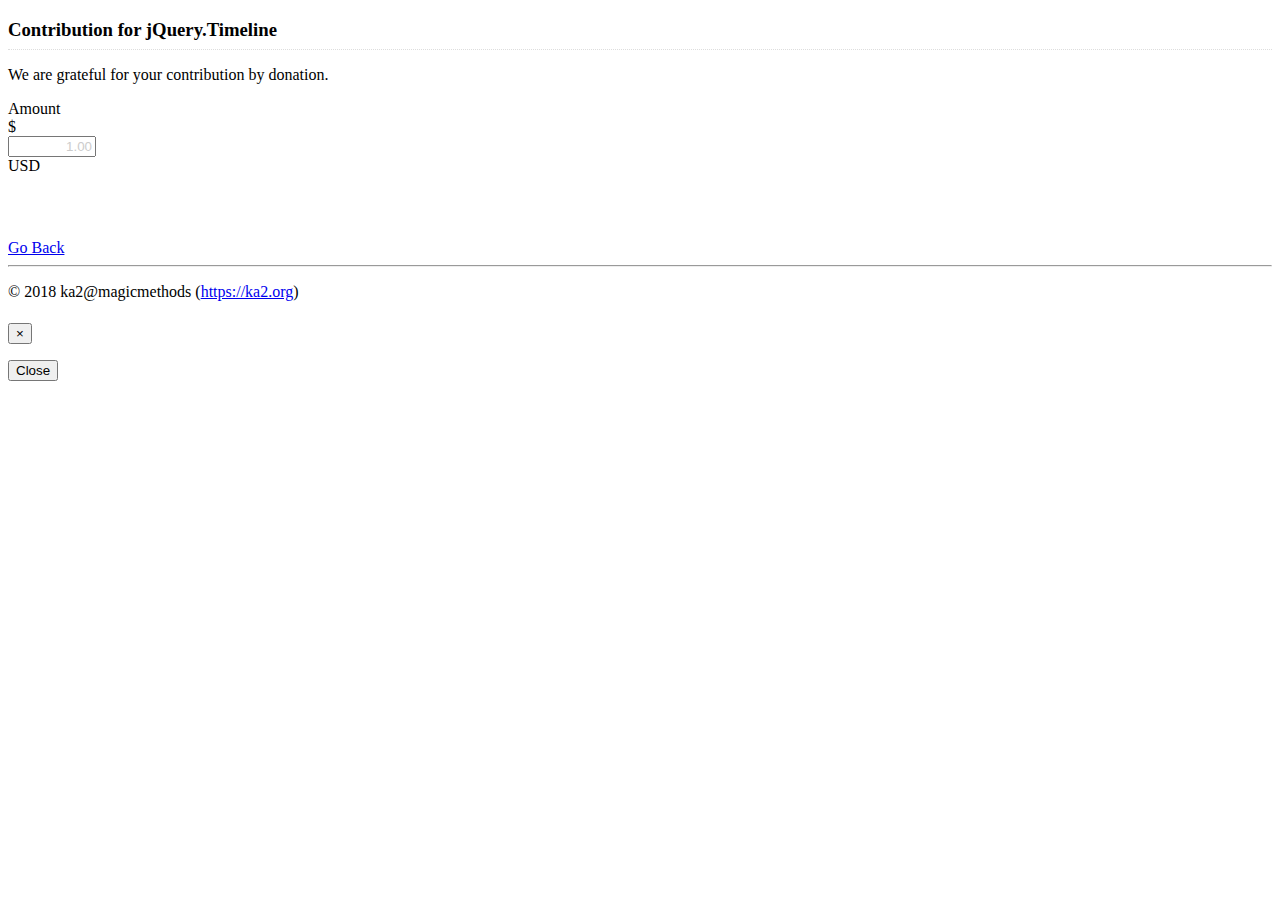
<file: static/jquery.timeline-master/docs/donation.html>
<!doctype html>
<html>
<head>
  <meta charset="utf-8">
  <meta name="viewport" content="width=device-width, initial-scale=1, shrink-to-fit=no">
  <title>Donation for jQuery.Timeline</title>
  <meta http-equiv="X-UA-Compatible" content="IE=edge">
  <!-- Bootstrap 4.1.3 -->
  <link rel="stylesheet" href="https://stackpath.bootstrapcdn.com/bootstrap/4.1.3/css/bootstrap.min.css" integrity="sha384-MCw98/SFnGE8fJT3GXwEOngsV7Zt27NXFoaoApmYm81iuXoPkFOJwJ8ERdknLPMO" crossorigin="anonymous">
  <!-- Font Awesome latest 5.3.1 -->
  <link rel="stylesheet" href="https://use.fontawesome.com/releases/v5.3.1/css/all.css" integrity="sha384-mzrmE5qonljUremFsqc01SB46JvROS7bZs3IO2EmfFsd15uHvIt+Y8vEf7N7fWAU" crossorigin="anonymous">
  <style>
    input.form-control::-webkit-input-placeholder { color: #ccc; }
    input.form-control:-moz-placeholder { color: #ccc; }
    input.form-control::-moz-placeholder { color: #ccc; }
    input.form-control:-ms-input-placeholder { color: #ccc; }
    input.form-control::placeholder-shown { color: #ccc; }
  </style>
</head>
<body>
<div class="container-fluid">

  <div class="row">
    
    <div class="col-12">
      
      <h3 style="margin-bottom: 1rem; padding-bottom: .5rem; border-bottom: dotted 1px #DDD;">Contribution for jQuery.Timeline</h3>
      
      <p class="lead">We are grateful for your contribution by donation.</p>
      
      <form class="form-inline">
        <div class="form-group">
          <label for="donate-amount" class="mr-sm-3">Amount</label>
          <div class="input-group mb-1 mr-sm-1">
            <div class="input-group-prepend">
              <div class="input-group-text">$</div>
            </div>
            <input type="text" class="form-control" id="donate-amount" name="donate-amount" value="" placeholder="1.00" style="width: 5rem; text-align: right;" />
            <div class="input-group-append">
              <div class="input-group-text">USD</div>
            </div>
          </div>
          <div class="mb-1 ml-sm-2">
            <div id="paypal-button"></div>
          </div>
        </div>
      </form>
      
    </div><!-- .col-12 -->
    
    <div class="col-12" style="margin-top: 4rem;">
      <a href="https://github.com/ka215/jquery.timeline"><i class="fab fa-github-alt"></i> Go Back</a>
    </div>
    
  </div>
  
  <footer class="fixed-bottom">
    
    <div class="col-12 text-center">
      <hr />
      <p class="h6">&copy; 2018 ka2@magicmethods (<a href="https://ka2.org" target="_blank">https://ka2.org</a>)</p>
    </div>
    
  </footer>

</div>
<div class="modal" id="donate-alert" tabindex="-1" role="dialog">
  <div class="modal-dialog" role="document">
    <div class="modal-content">
      <div class="modal-header">
        <h5 class="modal-title" id="donate-alert-title"></h5>
        <button type="button" class="close" data-dismiss="modal" aria-label="Close">
          <span aria-hidden="true">&times;</span>
        </button>
      </div>
      <div class="modal-body">
        <p id="donate-alert-text"></p>
      </div>
      <div class="modal-footer">
        <button type="button" class="btn btn-secondary" data-dismiss="modal">Close</button>
      </div>
    </div>
  </div>
</div>
<!-- jQuery (latest 3.3.1) -->
<script src="https://code.jquery.com/jquery-3.3.1.min.js" integrity="sha256-FgpCb/KJQlLNfOu91ta32o/NMZxltwRo8QtmkMRdAu8=" crossorigin="anonymous"></script>
<script src="https://cdnjs.cloudflare.com/ajax/libs/popper.js/1.14.3/umd/popper.min.js" integrity="sha384-ZMP7rVo3mIykV+2+9J3UJ46jBk0WLaUAdn689aCwoqbBJiSnjAK/l8WvCWPIPm49" crossorigin="anonymous"></script>
<!-- Bootstrap 4.1.3 -->
<script src="https://stackpath.bootstrapcdn.com/bootstrap/4.1.3/js/bootstrap.min.js" integrity="sha384-ChfqqxuZUCnJSK3+MXmPNIyE6ZbWh2IMqE241rYiqJxyMiZ6OW/JmZQ5stwEULTy" crossorigin="anonymous"></script>
<script src="https://www.paypalobjects.com/api/checkout.js"></script>
<script>
$(document).ready(function(){
  function getAmount() {
    var d = document.getElementById('donate-amount'),
          amount = parseFloat( d.value );
    amount = isNaN( amount ) || amount <= 0 ? '1.00' : amount;
    d.value = amount;
    return amount;
  }
  
  //getAmount();
  
  paypal.Button.render({
    // Configure environment
    env: 'production',
    client: {
      sandbox: 'AfJmxfL4iEz7O4TF6hp1fe4d7eYXGsE4ruVLun9q6WM6yU9xQ3LvFiAP6FlFmOUV0RyacB-5W87Hfztn',
      production: 'ATps0pqUAdHunRyvJtTvgnFOyIYXHnSrcgwPlDYyk1hrgUt49YrfIkNa0CYGntELI8NEDvUyqmRlIgo7'
    },
    // Customize button (optional)
    locale: 'en_US',
    style: {
      label:   'paypal',
      size:    'medium',
      shape: 'rect',
      color:  'blue',
      tagline: false
    },

    // Enable Pay Now checkout flow (optional)
    commit: true,

    // Set up a payment
    payment: function(data, actions) {
      return actions.payment.create({
        payment: {
          transactions: [{
            amount: {
              total: getAmount(),
              currency: 'USD'
            },
            description: 'Contribution for jQuery.Timeline'
          }]
        },
        experience: {
          input_fields: {
            no_shipping: 1
          }
        }
      });
    },
    // Execute the payment
    onAuthorize: function(data, actions) {
      return actions.payment.execute().then(function() {
        // Show a confirmation message to the buyer
        //window.alert('Thank you for your contributions!');
        //document.getElementById('donate-alert-title').innerHTML = 'Completed';
        $('#donate-alert-title').text('Completed');
        //document.getElementById('donate-alert-text').innerHTML = 'Thank you for your contributions!';
        $('#donate-alert-text').text('Thank you for your contributions!');
        $('#donate-alert').modal();
      });
    }
  }, '#paypal-button');
  
  
});
</script>
</body>
</html>
</file>
